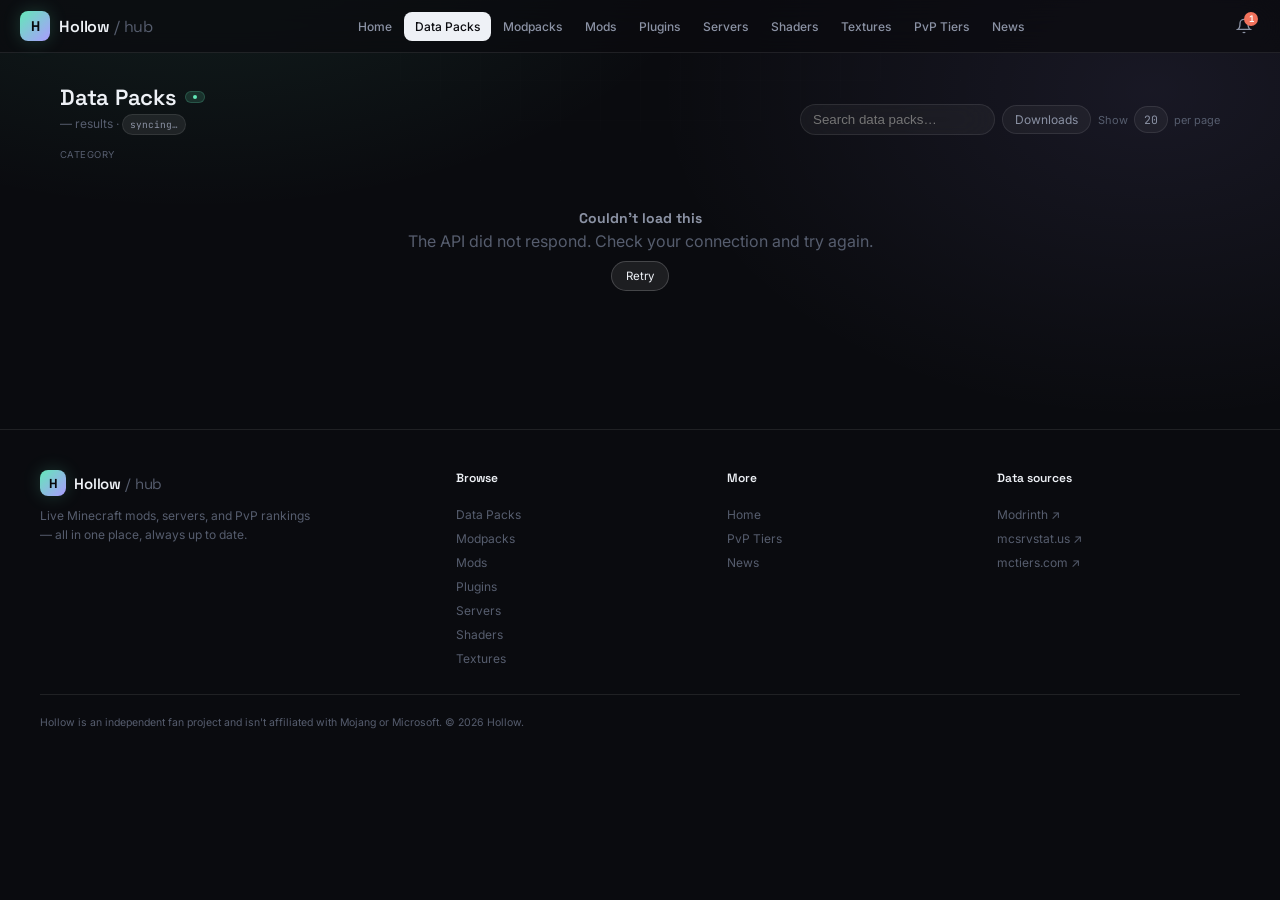
<file: datapacks.html>
<!DOCTYPE html>
<html lang="en">
<head>
<meta charset="UTF-8">
<meta name="viewport" content="width=device-width, initial-scale=1.0, maximum-scale=5.0">
<title>Data Packs — Hollow</title>
<link rel="icon" href="assets/icons/favicon.svg" type="image/svg+xml">
<link rel="icon" href="assets/icons/favicon-32.png" sizes="32x32" type="image/png">
<link rel="icon" href="favicon.ico" sizes="48x48">
<link rel="apple-touch-icon" href="assets/icons/favicon-180.png">
<meta name="description" content="Hollow — live Minecraft mods, modpacks, data packs, plugins, textures, shaders, server status, PvP tiers and news.">
<link rel="preconnect" href="https://fonts.googleapis.com">
<link href="https://fonts.googleapis.com/css2?family=Space+Grotesk:wght@400;500;600;700&family=Inter:wght@400;500;600;700&family=JetBrains+Mono:wght@400;500;600&display=swap" rel="stylesheet">
<link rel="stylesheet" href="assets/style.css">
</head>
<body>
<div class="bg-net"></div>
<header>
  <button class="mobile-menu-btn" id="mobile-menu-btn" onclick="toggleMobileDrawer()" aria-label="Open menu"><svg width="18" height="18" viewBox="0 0 24 24" fill="none" stroke="currentColor" stroke-width="2" stroke-linecap="round"><path d="M3 6h18M3 12h18M3 18h18"/></svg></button>
  <a class="brand" href="home.html" style="display:flex;text-decoration:none"><div class="brand-mark">H</div><div class="brand-name">Hollow <span>/ hub</span></div></a>
  <nav class="primary" id="main-nav">
    <a href="home.html">Home</a>
    <a href="datapacks.html">Data Packs</a>
    <a href="modpacks.html">Modpacks</a>
    <a href="mods.html">Mods</a>
    <a href="plugins.html">Plugins</a>
    <a href="servers.html">Servers</a>
    <a href="shaders.html">Shaders</a>
    <a href="textures.html">Textures</a>
    <a href="tiers.html">PvP Tiers</a>
    <a href="news.html">News</a>
  </nav>
  <div class="header-right">
    
    <div class="notif-wrap">
      <button class="notif-btn" id="notif-btn" onclick="toggleNotifPanel(event)" aria-label="Notifications"><svg width="16" height="16" viewBox="0 0 24 24" fill="none" stroke="currentColor" stroke-width="2"><path d="M18 8A6 6 0 0 0 6 8c0 7-3 9-3 9h18s-3-2-3-9"/><path d="M13.73 21a2 2 0 0 1-3.46 0"/></svg><span class="notif-badge" id="notif-badge" style="display:none">0</span></button>
      <div class="notif-panel" id="notif-panel">
        <div class="notif-head"><b>Notifications</b><div class="notif-actions"><button onclick="markAllReadNotifs()">Mark all read</button><button onclick="clearAllNotifs()">Clear</button></div></div>
        <div class="notif-list" id="notif-list"></div>
      </div>
    </div>
  </div>
</header>

<div class="mobile-drawer-overlay" id="mobile-drawer-overlay" onclick="closeMobileDrawer()"></div>
<div class="mobile-drawer" id="mobile-drawer" aria-hidden="true">
  <div class="mobile-drawer-head"><span>Browse</span><button onclick="closeMobileDrawer()" aria-label="Close menu">✕</button></div>
  <nav class="mobile-drawer-nav" id="mobile-drawer-nav"></nav>
</div>

<section class="section" style="padding-top:30px">
  <div class="section-head">
    <div>
      <div class="section-title">Data Packs <span class="live-badge"><span class="dot-pulse" style="width:4px;height:4px"></span></span></div>
      <div class="section-desc"><span id="datapacks-count">—</span> results &middot; <span class="sync-badge" id="datapacks-sync">syncing…</span></div>
    </div>
    <div class="toolbar">
      <input class="inline-search glass" id="datapacks-search" placeholder="Search data packs…" autocomplete="off">
      <select class="sortsel" id="datapacks-sort">
        <option value="downloads">Downloads</option>
        <option value="relevance">Relevance</option>
        <option value="follows">Follows</option>
        <option value="newest">Newest</option>
        <option value="updated">Updated</option>
      </select>
      <div class="pagesize-ctl" id="datapacks-pagesize"></div>
    </div>
  </div>
  
  <div class="filter-row" id="datapacks-filters"><span class="label">Category</span></div>
  
  <div class="grid" id="datapacks-grid"></div>
  <div class="pagination-wrap" id="datapacks-pagination"></div>
</section>
<footer>
  <div class="foot-grid">
    <div class="foot-brand">
      <div style="display:flex;align-items:center;gap:8px;margin-bottom:10px"><div class="brand-mark" style="width:26px;height:26px;font-size:13px">H</div><div class="brand-name" style="font-size:15px">Hollow <span>/ hub</span></div></div>
      <p>Live Minecraft mods, servers, and PvP rankings — all in one place, always up to date.</p>
    </div>
    <div class="foot-col">
      <div class="foot-col-title">Browse</div>
      <a href="datapacks.html">Data Packs</a>
      <a href="modpacks.html">Modpacks</a>
      <a href="mods.html">Mods</a>
      <a href="plugins.html">Plugins</a>
      <a href="servers.html">Servers</a>
      <a href="shaders.html">Shaders</a>
      <a href="textures.html">Textures</a>
    </div>
    <div class="foot-col">
      <div class="foot-col-title">More</div>
      <a href="home.html">Home</a>
      <a href="tiers.html">PvP Tiers</a>
      <a href="news.html">News</a>
    </div>
    <div class="foot-col">
      <div class="foot-col-title">Data sources</div>
      <a href="https://modrinth.com" target="_blank" rel="noopener">Modrinth ↗</a>
      <a href="https://mcsrvstat.us" target="_blank" rel="noopener">mcsrvstat.us ↗</a>
      <a href="https://mctiers.com" target="_blank" rel="noopener">mctiers.com ↗</a>
    </div>
  </div>
  <div class="foot-bottom">
    <div class="foot-text">Hollow is an independent fan project and isn't affiliated with Mojang or Microsoft. &copy; <span id="foot-year"></span> Hollow.</div>
  </div>
</footer>
<div id="toast-wrap"></div>
<div class="modal-overlay" id="modal-overlay"><div class="modal glass"><button class="modal-close" onclick="closeModal()">✕</button><div class="modal-body-pad" id="modal-body"></div></div></div>


<script src="assets/core.js"></script>
<script src="assets/project.js"></script>
<script src="assets/listing.js"></script>
<script>
const params = new URLSearchParams(location.search);
if(params.get('q')) document.getElementById('datapacks-search').value = params.get('q');
initListing({type:'datapacks', pt:'datapack', hasResolution:false, label:'data packs'});
</script>
</body>
</html>
</file>
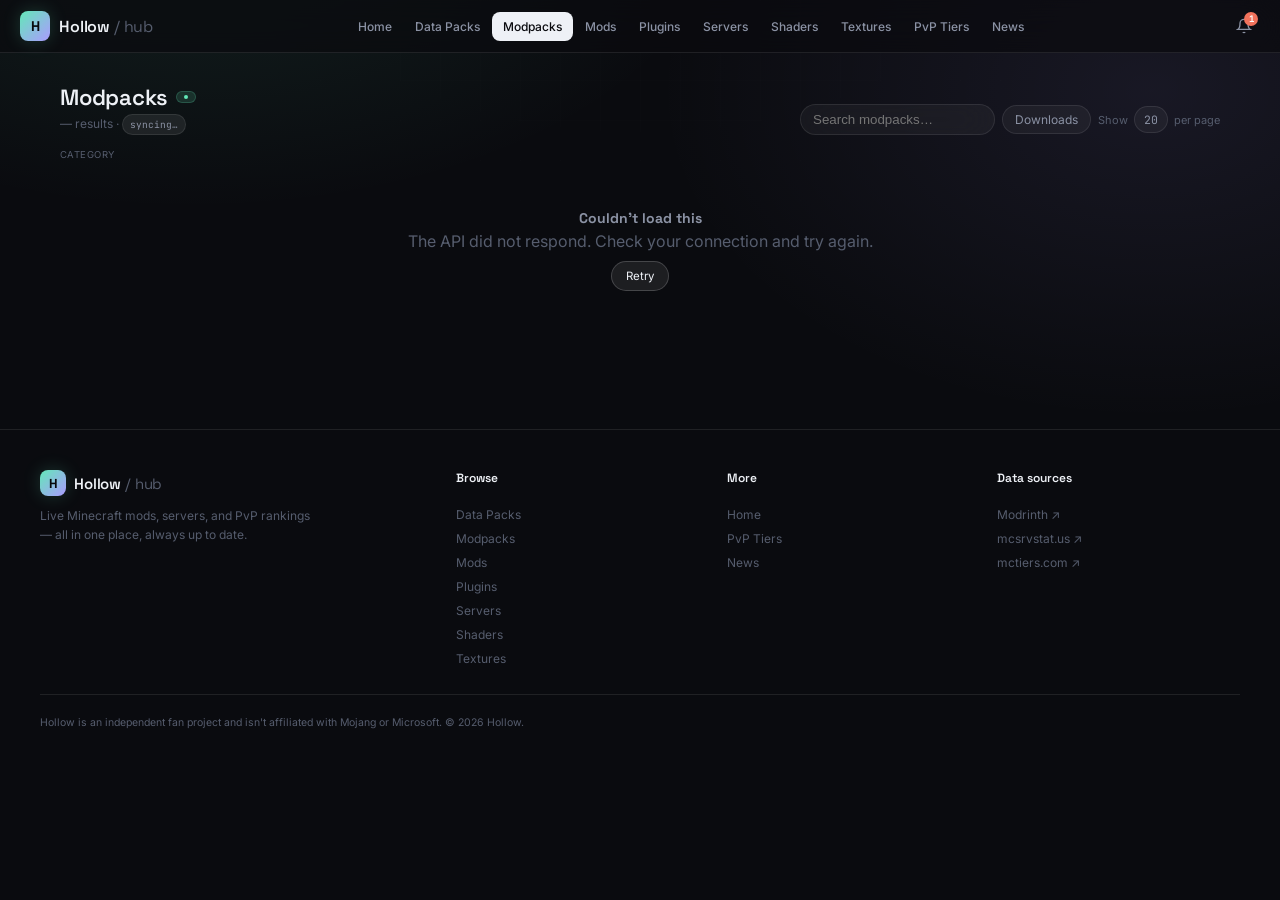
<file: modpacks.html>
<!DOCTYPE html>
<html lang="en">
<head>
<meta charset="UTF-8">
<meta name="viewport" content="width=device-width, initial-scale=1.0, maximum-scale=5.0">
<title>Modpacks — Hollow</title>
<link rel="icon" href="assets/icons/favicon.svg" type="image/svg+xml">
<link rel="icon" href="assets/icons/favicon-32.png" sizes="32x32" type="image/png">
<link rel="icon" href="favicon.ico" sizes="48x48">
<link rel="apple-touch-icon" href="assets/icons/favicon-180.png">
<meta name="description" content="Hollow — live Minecraft mods, modpacks, data packs, plugins, textures, shaders, server status, PvP tiers and news.">
<link rel="preconnect" href="https://fonts.googleapis.com">
<link href="https://fonts.googleapis.com/css2?family=Space+Grotesk:wght@400;500;600;700&family=Inter:wght@400;500;600;700&family=JetBrains+Mono:wght@400;500;600&display=swap" rel="stylesheet">
<link rel="stylesheet" href="assets/style.css">
</head>
<body>
<div class="bg-net"></div>
<header>
  <button class="mobile-menu-btn" id="mobile-menu-btn" onclick="toggleMobileDrawer()" aria-label="Open menu"><svg width="18" height="18" viewBox="0 0 24 24" fill="none" stroke="currentColor" stroke-width="2" stroke-linecap="round"><path d="M3 6h18M3 12h18M3 18h18"/></svg></button>
  <a class="brand" href="home.html" style="display:flex;text-decoration:none"><div class="brand-mark">H</div><div class="brand-name">Hollow <span>/ hub</span></div></a>
  <nav class="primary" id="main-nav">
    <a href="home.html">Home</a>
    <a href="datapacks.html">Data Packs</a>
    <a href="modpacks.html">Modpacks</a>
    <a href="mods.html">Mods</a>
    <a href="plugins.html">Plugins</a>
    <a href="servers.html">Servers</a>
    <a href="shaders.html">Shaders</a>
    <a href="textures.html">Textures</a>
    <a href="tiers.html">PvP Tiers</a>
    <a href="news.html">News</a>
  </nav>
  <div class="header-right">
    
    <div class="notif-wrap">
      <button class="notif-btn" id="notif-btn" onclick="toggleNotifPanel(event)" aria-label="Notifications"><svg width="16" height="16" viewBox="0 0 24 24" fill="none" stroke="currentColor" stroke-width="2"><path d="M18 8A6 6 0 0 0 6 8c0 7-3 9-3 9h18s-3-2-3-9"/><path d="M13.73 21a2 2 0 0 1-3.46 0"/></svg><span class="notif-badge" id="notif-badge" style="display:none">0</span></button>
      <div class="notif-panel" id="notif-panel">
        <div class="notif-head"><b>Notifications</b><div class="notif-actions"><button onclick="markAllReadNotifs()">Mark all read</button><button onclick="clearAllNotifs()">Clear</button></div></div>
        <div class="notif-list" id="notif-list"></div>
      </div>
    </div>
  </div>
</header>

<div class="mobile-drawer-overlay" id="mobile-drawer-overlay" onclick="closeMobileDrawer()"></div>
<div class="mobile-drawer" id="mobile-drawer" aria-hidden="true">
  <div class="mobile-drawer-head"><span>Browse</span><button onclick="closeMobileDrawer()" aria-label="Close menu">✕</button></div>
  <nav class="mobile-drawer-nav" id="mobile-drawer-nav"></nav>
</div>

<section class="section" style="padding-top:30px">
  <div class="section-head">
    <div>
      <div class="section-title">Modpacks <span class="live-badge"><span class="dot-pulse" style="width:4px;height:4px"></span></span></div>
      <div class="section-desc"><span id="modpacks-count">—</span> results &middot; <span class="sync-badge" id="modpacks-sync">syncing…</span></div>
    </div>
    <div class="toolbar">
      <input class="inline-search glass" id="modpacks-search" placeholder="Search modpacks…" autocomplete="off">
      <select class="sortsel" id="modpacks-sort">
        <option value="downloads">Downloads</option>
        <option value="relevance">Relevance</option>
        <option value="follows">Follows</option>
        <option value="newest">Newest</option>
        <option value="updated">Updated</option>
      </select>
      <div class="pagesize-ctl" id="modpacks-pagesize"></div>
    </div>
  </div>
  
  <div class="filter-row" id="modpacks-filters"><span class="label">Category</span></div>
  
  <div class="grid" id="modpacks-grid"></div>
  <div class="pagination-wrap" id="modpacks-pagination"></div>
</section>
<footer>
  <div class="foot-grid">
    <div class="foot-brand">
      <div style="display:flex;align-items:center;gap:8px;margin-bottom:10px"><div class="brand-mark" style="width:26px;height:26px;font-size:13px">H</div><div class="brand-name" style="font-size:15px">Hollow <span>/ hub</span></div></div>
      <p>Live Minecraft mods, servers, and PvP rankings — all in one place, always up to date.</p>
    </div>
    <div class="foot-col">
      <div class="foot-col-title">Browse</div>
      <a href="datapacks.html">Data Packs</a>
      <a href="modpacks.html">Modpacks</a>
      <a href="mods.html">Mods</a>
      <a href="plugins.html">Plugins</a>
      <a href="servers.html">Servers</a>
      <a href="shaders.html">Shaders</a>
      <a href="textures.html">Textures</a>
    </div>
    <div class="foot-col">
      <div class="foot-col-title">More</div>
      <a href="home.html">Home</a>
      <a href="tiers.html">PvP Tiers</a>
      <a href="news.html">News</a>
    </div>
    <div class="foot-col">
      <div class="foot-col-title">Data sources</div>
      <a href="https://modrinth.com" target="_blank" rel="noopener">Modrinth ↗</a>
      <a href="https://mcsrvstat.us" target="_blank" rel="noopener">mcsrvstat.us ↗</a>
      <a href="https://mctiers.com" target="_blank" rel="noopener">mctiers.com ↗</a>
    </div>
  </div>
  <div class="foot-bottom">
    <div class="foot-text">Hollow is an independent fan project and isn't affiliated with Mojang or Microsoft. &copy; <span id="foot-year"></span> Hollow.</div>
  </div>
</footer>
<div id="toast-wrap"></div>
<div class="modal-overlay" id="modal-overlay"><div class="modal glass"><button class="modal-close" onclick="closeModal()">✕</button><div class="modal-body-pad" id="modal-body"></div></div></div>


<script src="assets/core.js"></script>
<script src="assets/project.js"></script>
<script src="assets/listing.js"></script>
<script>
const params = new URLSearchParams(location.search);
if(params.get('q')) document.getElementById('modpacks-search').value = params.get('q');
initListing({type:'modpacks', pt:'modpack', hasResolution:false, label:'modpacks'});
</script>
</body>
</html>
</file>
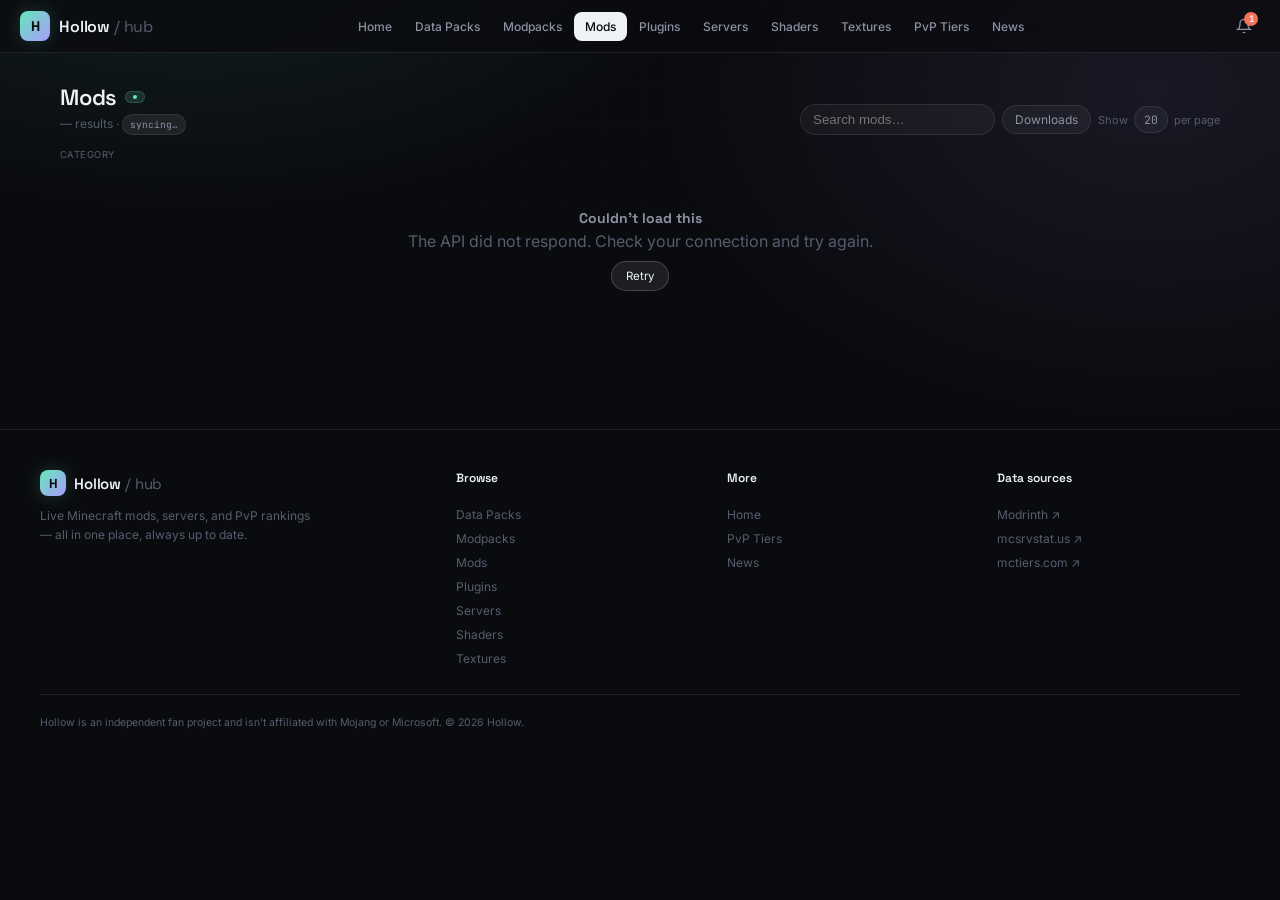
<file: mods.html>
<!DOCTYPE html>
<html lang="en">
<head>
<meta charset="UTF-8">
<meta name="viewport" content="width=device-width, initial-scale=1.0, maximum-scale=5.0">
<title>Mods — Hollow</title>
<link rel="icon" href="assets/icons/favicon.svg" type="image/svg+xml">
<link rel="icon" href="assets/icons/favicon-32.png" sizes="32x32" type="image/png">
<link rel="icon" href="favicon.ico" sizes="48x48">
<link rel="apple-touch-icon" href="assets/icons/favicon-180.png">
<meta name="description" content="Hollow — live Minecraft mods, modpacks, data packs, plugins, textures, shaders, server status, PvP tiers and news.">
<link rel="preconnect" href="https://fonts.googleapis.com">
<link href="https://fonts.googleapis.com/css2?family=Space+Grotesk:wght@400;500;600;700&family=Inter:wght@400;500;600;700&family=JetBrains+Mono:wght@400;500;600&display=swap" rel="stylesheet">
<link rel="stylesheet" href="assets/style.css">
</head>
<body>
<div class="bg-net"></div>
<header>
  <button class="mobile-menu-btn" id="mobile-menu-btn" onclick="toggleMobileDrawer()" aria-label="Open menu"><svg width="18" height="18" viewBox="0 0 24 24" fill="none" stroke="currentColor" stroke-width="2" stroke-linecap="round"><path d="M3 6h18M3 12h18M3 18h18"/></svg></button>
  <a class="brand" href="home.html" style="display:flex;text-decoration:none"><div class="brand-mark">H</div><div class="brand-name">Hollow <span>/ hub</span></div></a>
  <nav class="primary" id="main-nav">
    <a href="home.html">Home</a>
    <a href="datapacks.html">Data Packs</a>
    <a href="modpacks.html">Modpacks</a>
    <a href="mods.html">Mods</a>
    <a href="plugins.html">Plugins</a>
    <a href="servers.html">Servers</a>
    <a href="shaders.html">Shaders</a>
    <a href="textures.html">Textures</a>
    <a href="tiers.html">PvP Tiers</a>
    <a href="news.html">News</a>
  </nav>
  <div class="header-right">
    
    <div class="notif-wrap">
      <button class="notif-btn" id="notif-btn" onclick="toggleNotifPanel(event)" aria-label="Notifications"><svg width="16" height="16" viewBox="0 0 24 24" fill="none" stroke="currentColor" stroke-width="2"><path d="M18 8A6 6 0 0 0 6 8c0 7-3 9-3 9h18s-3-2-3-9"/><path d="M13.73 21a2 2 0 0 1-3.46 0"/></svg><span class="notif-badge" id="notif-badge" style="display:none">0</span></button>
      <div class="notif-panel" id="notif-panel">
        <div class="notif-head"><b>Notifications</b><div class="notif-actions"><button onclick="markAllReadNotifs()">Mark all read</button><button onclick="clearAllNotifs()">Clear</button></div></div>
        <div class="notif-list" id="notif-list"></div>
      </div>
    </div>
  </div>
</header>

<div class="mobile-drawer-overlay" id="mobile-drawer-overlay" onclick="closeMobileDrawer()"></div>
<div class="mobile-drawer" id="mobile-drawer" aria-hidden="true">
  <div class="mobile-drawer-head"><span>Browse</span><button onclick="closeMobileDrawer()" aria-label="Close menu">✕</button></div>
  <nav class="mobile-drawer-nav" id="mobile-drawer-nav"></nav>
</div>

<section class="section" style="padding-top:30px">
  <div class="section-head">
    <div>
      <div class="section-title">Mods <span class="live-badge"><span class="dot-pulse" style="width:4px;height:4px"></span></span></div>
      <div class="section-desc"><span id="mods-count">—</span> results &middot; <span class="sync-badge" id="mods-sync">syncing…</span></div>
    </div>
    <div class="toolbar">
      <input class="inline-search glass" id="mods-search" placeholder="Search mods…" autocomplete="off">
      <select class="sortsel" id="mods-sort">
        <option value="downloads">Downloads</option>
        <option value="relevance">Relevance</option>
        <option value="follows">Follows</option>
        <option value="newest">Newest</option>
        <option value="updated">Updated</option>
      </select>
      <div class="pagesize-ctl" id="mods-pagesize"></div>
    </div>
  </div>
  
  <div class="filter-row" id="mods-filters"><span class="label">Category</span></div>
  
  <div class="grid" id="mods-grid"></div>
  <div class="pagination-wrap" id="mods-pagination"></div>
</section>
<footer>
  <div class="foot-grid">
    <div class="foot-brand">
      <div style="display:flex;align-items:center;gap:8px;margin-bottom:10px"><div class="brand-mark" style="width:26px;height:26px;font-size:13px">H</div><div class="brand-name" style="font-size:15px">Hollow <span>/ hub</span></div></div>
      <p>Live Minecraft mods, servers, and PvP rankings — all in one place, always up to date.</p>
    </div>
    <div class="foot-col">
      <div class="foot-col-title">Browse</div>
      <a href="datapacks.html">Data Packs</a>
      <a href="modpacks.html">Modpacks</a>
      <a href="mods.html">Mods</a>
      <a href="plugins.html">Plugins</a>
      <a href="servers.html">Servers</a>
      <a href="shaders.html">Shaders</a>
      <a href="textures.html">Textures</a>
    </div>
    <div class="foot-col">
      <div class="foot-col-title">More</div>
      <a href="home.html">Home</a>
      <a href="tiers.html">PvP Tiers</a>
      <a href="news.html">News</a>
    </div>
    <div class="foot-col">
      <div class="foot-col-title">Data sources</div>
      <a href="https://modrinth.com" target="_blank" rel="noopener">Modrinth ↗</a>
      <a href="https://mcsrvstat.us" target="_blank" rel="noopener">mcsrvstat.us ↗</a>
      <a href="https://mctiers.com" target="_blank" rel="noopener">mctiers.com ↗</a>
    </div>
  </div>
  <div class="foot-bottom">
    <div class="foot-text">Hollow is an independent fan project and isn't affiliated with Mojang or Microsoft. &copy; <span id="foot-year"></span> Hollow.</div>
  </div>
</footer>
<div id="toast-wrap"></div>
<div class="modal-overlay" id="modal-overlay"><div class="modal glass"><button class="modal-close" onclick="closeModal()">✕</button><div class="modal-body-pad" id="modal-body"></div></div></div>


<script src="assets/core.js"></script>
<script src="assets/project.js"></script>
<script src="assets/listing.js"></script>
<script>
const params = new URLSearchParams(location.search);
if(params.get('q')) document.getElementById('mods-search').value = params.get('q');
initListing({type:'mods', pt:'mod', hasResolution:false, label:'mods'});
</script>
</body>
</html>
</file>
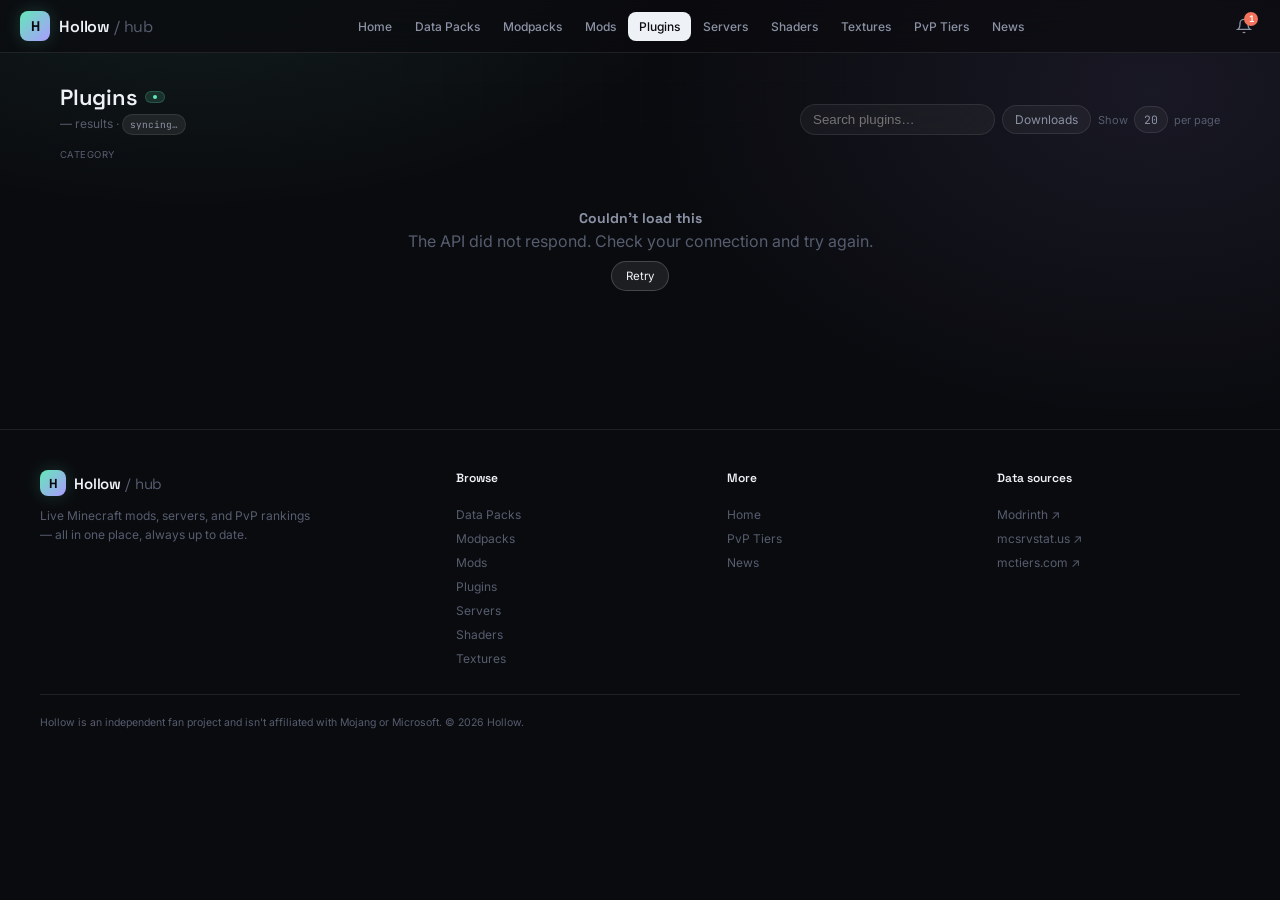
<file: plugins.html>
<!DOCTYPE html>
<html lang="en">
<head>
<meta charset="UTF-8">
<meta name="viewport" content="width=device-width, initial-scale=1.0, maximum-scale=5.0">
<title>Plugins — Hollow</title>
<link rel="icon" href="assets/icons/favicon.svg" type="image/svg+xml">
<link rel="icon" href="assets/icons/favicon-32.png" sizes="32x32" type="image/png">
<link rel="icon" href="favicon.ico" sizes="48x48">
<link rel="apple-touch-icon" href="assets/icons/favicon-180.png">
<meta name="description" content="Hollow — live Minecraft mods, modpacks, data packs, plugins, textures, shaders, server status, PvP tiers and news.">
<link rel="preconnect" href="https://fonts.googleapis.com">
<link href="https://fonts.googleapis.com/css2?family=Space+Grotesk:wght@400;500;600;700&family=Inter:wght@400;500;600;700&family=JetBrains+Mono:wght@400;500;600&display=swap" rel="stylesheet">
<link rel="stylesheet" href="assets/style.css">
</head>
<body>
<div class="bg-net"></div>
<header>
  <button class="mobile-menu-btn" id="mobile-menu-btn" onclick="toggleMobileDrawer()" aria-label="Open menu"><svg width="18" height="18" viewBox="0 0 24 24" fill="none" stroke="currentColor" stroke-width="2" stroke-linecap="round"><path d="M3 6h18M3 12h18M3 18h18"/></svg></button>
  <a class="brand" href="home.html" style="display:flex;text-decoration:none"><div class="brand-mark">H</div><div class="brand-name">Hollow <span>/ hub</span></div></a>
  <nav class="primary" id="main-nav">
    <a href="home.html">Home</a>
    <a href="datapacks.html">Data Packs</a>
    <a href="modpacks.html">Modpacks</a>
    <a href="mods.html">Mods</a>
    <a href="plugins.html">Plugins</a>
    <a href="servers.html">Servers</a>
    <a href="shaders.html">Shaders</a>
    <a href="textures.html">Textures</a>
    <a href="tiers.html">PvP Tiers</a>
    <a href="news.html">News</a>
  </nav>
  <div class="header-right">
    
    <div class="notif-wrap">
      <button class="notif-btn" id="notif-btn" onclick="toggleNotifPanel(event)" aria-label="Notifications"><svg width="16" height="16" viewBox="0 0 24 24" fill="none" stroke="currentColor" stroke-width="2"><path d="M18 8A6 6 0 0 0 6 8c0 7-3 9-3 9h18s-3-2-3-9"/><path d="M13.73 21a2 2 0 0 1-3.46 0"/></svg><span class="notif-badge" id="notif-badge" style="display:none">0</span></button>
      <div class="notif-panel" id="notif-panel">
        <div class="notif-head"><b>Notifications</b><div class="notif-actions"><button onclick="markAllReadNotifs()">Mark all read</button><button onclick="clearAllNotifs()">Clear</button></div></div>
        <div class="notif-list" id="notif-list"></div>
      </div>
    </div>
  </div>
</header>

<div class="mobile-drawer-overlay" id="mobile-drawer-overlay" onclick="closeMobileDrawer()"></div>
<div class="mobile-drawer" id="mobile-drawer" aria-hidden="true">
  <div class="mobile-drawer-head"><span>Browse</span><button onclick="closeMobileDrawer()" aria-label="Close menu">✕</button></div>
  <nav class="mobile-drawer-nav" id="mobile-drawer-nav"></nav>
</div>

<section class="section" style="padding-top:30px">
  <div class="section-head">
    <div>
      <div class="section-title">Plugins <span class="live-badge"><span class="dot-pulse" style="width:4px;height:4px"></span></span></div>
      <div class="section-desc"><span id="plugins-count">—</span> results &middot; <span class="sync-badge" id="plugins-sync">syncing…</span></div>
    </div>
    <div class="toolbar">
      <input class="inline-search glass" id="plugins-search" placeholder="Search plugins…" autocomplete="off">
      <select class="sortsel" id="plugins-sort">
        <option value="downloads">Downloads</option>
        <option value="relevance">Relevance</option>
        <option value="follows">Follows</option>
        <option value="newest">Newest</option>
        <option value="updated">Updated</option>
      </select>
      <div class="pagesize-ctl" id="plugins-pagesize"></div>
    </div>
  </div>
  
  <div class="filter-row" id="plugins-filters"><span class="label">Category</span></div>
  
  <div class="grid" id="plugins-grid"></div>
  <div class="pagination-wrap" id="plugins-pagination"></div>
</section>
<footer>
  <div class="foot-grid">
    <div class="foot-brand">
      <div style="display:flex;align-items:center;gap:8px;margin-bottom:10px"><div class="brand-mark" style="width:26px;height:26px;font-size:13px">H</div><div class="brand-name" style="font-size:15px">Hollow <span>/ hub</span></div></div>
      <p>Live Minecraft mods, servers, and PvP rankings — all in one place, always up to date.</p>
    </div>
    <div class="foot-col">
      <div class="foot-col-title">Browse</div>
      <a href="datapacks.html">Data Packs</a>
      <a href="modpacks.html">Modpacks</a>
      <a href="mods.html">Mods</a>
      <a href="plugins.html">Plugins</a>
      <a href="servers.html">Servers</a>
      <a href="shaders.html">Shaders</a>
      <a href="textures.html">Textures</a>
    </div>
    <div class="foot-col">
      <div class="foot-col-title">More</div>
      <a href="home.html">Home</a>
      <a href="tiers.html">PvP Tiers</a>
      <a href="news.html">News</a>
    </div>
    <div class="foot-col">
      <div class="foot-col-title">Data sources</div>
      <a href="https://modrinth.com" target="_blank" rel="noopener">Modrinth ↗</a>
      <a href="https://mcsrvstat.us" target="_blank" rel="noopener">mcsrvstat.us ↗</a>
      <a href="https://mctiers.com" target="_blank" rel="noopener">mctiers.com ↗</a>
    </div>
  </div>
  <div class="foot-bottom">
    <div class="foot-text">Hollow is an independent fan project and isn't affiliated with Mojang or Microsoft. &copy; <span id="foot-year"></span> Hollow.</div>
  </div>
</footer>
<div id="toast-wrap"></div>
<div class="modal-overlay" id="modal-overlay"><div class="modal glass"><button class="modal-close" onclick="closeModal()">✕</button><div class="modal-body-pad" id="modal-body"></div></div></div>


<script src="assets/core.js"></script>
<script src="assets/project.js"></script>
<script src="assets/listing.js"></script>
<script>
const params = new URLSearchParams(location.search);
if(params.get('q')) document.getElementById('plugins-search').value = params.get('q');
initListing({type:'plugins', pt:'plugin', hasResolution:false, label:'plugins'});
</script>
</body>
</html>
</file>
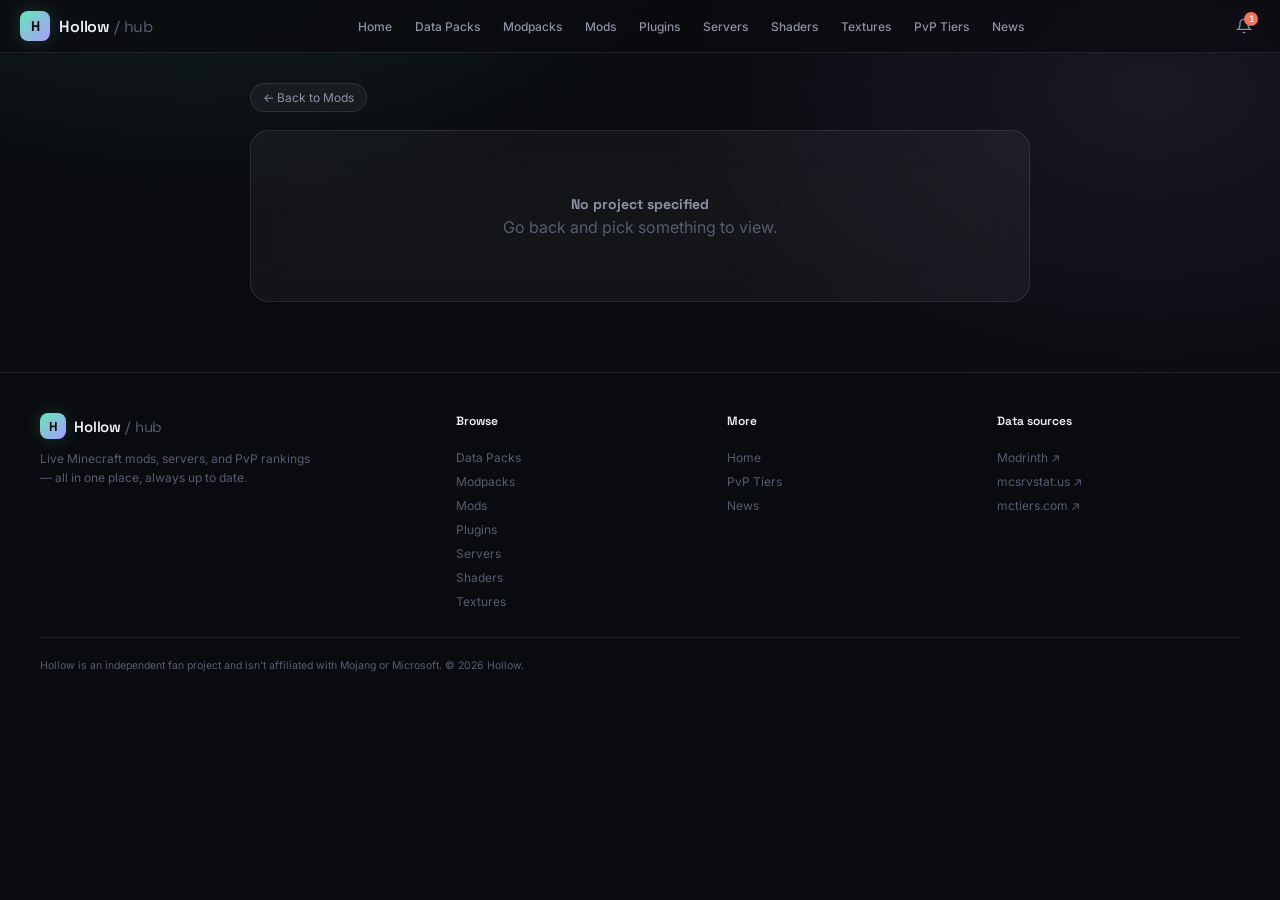
<file: project.html>
<!DOCTYPE html>
<html lang="en">
<head>
<meta charset="UTF-8">
<meta name="viewport" content="width=device-width, initial-scale=1.0, maximum-scale=5.0">
<title>Project — Hollow</title>
<link rel="icon" href="assets/icons/favicon.svg" type="image/svg+xml">
<link rel="icon" href="assets/icons/favicon-32.png" sizes="32x32" type="image/png">
<link rel="icon" href="favicon.ico" sizes="48x48">
<link rel="apple-touch-icon" href="assets/icons/favicon-180.png">
<meta name="description" content="Hollow — live Minecraft mods, modpacks, data packs, plugins, textures, shaders, server status, PvP tiers and news.">
<link rel="preconnect" href="https://fonts.googleapis.com">
<link href="https://fonts.googleapis.com/css2?family=Space+Grotesk:wght@400;500;600;700&family=Inter:wght@400;500;600;700&family=JetBrains+Mono:wght@400;500;600&display=swap" rel="stylesheet">
<link rel="stylesheet" href="assets/style.css">
</head>
<body>
<div class="bg-net"></div>
<header>
  <button class="mobile-menu-btn" id="mobile-menu-btn" onclick="toggleMobileDrawer()" aria-label="Open menu"><svg width="18" height="18" viewBox="0 0 24 24" fill="none" stroke="currentColor" stroke-width="2" stroke-linecap="round"><path d="M3 6h18M3 12h18M3 18h18"/></svg></button>
  <a class="brand" href="home.html" style="display:flex;text-decoration:none"><div class="brand-mark">H</div><div class="brand-name">Hollow <span>/ hub</span></div></a>
  <nav class="primary" id="main-nav">
    <a href="home.html">Home</a>
    <a href="datapacks.html">Data Packs</a>
    <a href="modpacks.html">Modpacks</a>
    <a href="mods.html">Mods</a>
    <a href="plugins.html">Plugins</a>
    <a href="servers.html">Servers</a>
    <a href="shaders.html">Shaders</a>
    <a href="textures.html">Textures</a>
    <a href="tiers.html">PvP Tiers</a>
    <a href="news.html">News</a>
  </nav>
  <div class="header-right">
    
    <div class="notif-wrap">
      <button class="notif-btn" id="notif-btn" onclick="toggleNotifPanel(event)" aria-label="Notifications"><svg width="16" height="16" viewBox="0 0 24 24" fill="none" stroke="currentColor" stroke-width="2"><path d="M18 8A6 6 0 0 0 6 8c0 7-3 9-3 9h18s-3-2-3-9"/><path d="M13.73 21a2 2 0 0 1-3.46 0"/></svg><span class="notif-badge" id="notif-badge" style="display:none">0</span></button>
      <div class="notif-panel" id="notif-panel">
        <div class="notif-head"><b>Notifications</b><div class="notif-actions"><button onclick="markAllReadNotifs()">Mark all read</button><button onclick="clearAllNotifs()">Clear</button></div></div>
        <div class="notif-list" id="notif-list"></div>
      </div>
    </div>
  </div>
</header>

<div class="mobile-drawer-overlay" id="mobile-drawer-overlay" onclick="closeMobileDrawer()"></div>
<div class="mobile-drawer" id="mobile-drawer" aria-hidden="true">
  <div class="mobile-drawer-head"><span>Browse</span><button onclick="closeMobileDrawer()" aria-label="Close menu">✕</button></div>
  <nav class="mobile-drawer-nav" id="mobile-drawer-nav"></nav>
</div>

<section class="section" style="padding-top:30px;max-width:820px">
  <a id="back-link" href="mods.html" class="chip" style="display:inline-flex;margin-bottom:18px">&larr; Back</a>
  <div id="project-root" class="glass" style="border-radius:var(--radius);padding:24px"></div>
</section>
<footer>
  <div class="foot-grid">
    <div class="foot-brand">
      <div style="display:flex;align-items:center;gap:8px;margin-bottom:10px"><div class="brand-mark" style="width:26px;height:26px;font-size:13px">H</div><div class="brand-name" style="font-size:15px">Hollow <span>/ hub</span></div></div>
      <p>Live Minecraft mods, servers, and PvP rankings — all in one place, always up to date.</p>
    </div>
    <div class="foot-col">
      <div class="foot-col-title">Browse</div>
      <a href="datapacks.html">Data Packs</a>
      <a href="modpacks.html">Modpacks</a>
      <a href="mods.html">Mods</a>
      <a href="plugins.html">Plugins</a>
      <a href="servers.html">Servers</a>
      <a href="shaders.html">Shaders</a>
      <a href="textures.html">Textures</a>
    </div>
    <div class="foot-col">
      <div class="foot-col-title">More</div>
      <a href="home.html">Home</a>
      <a href="tiers.html">PvP Tiers</a>
      <a href="news.html">News</a>
    </div>
    <div class="foot-col">
      <div class="foot-col-title">Data sources</div>
      <a href="https://modrinth.com" target="_blank" rel="noopener">Modrinth ↗</a>
      <a href="https://mcsrvstat.us" target="_blank" rel="noopener">mcsrvstat.us ↗</a>
      <a href="https://mctiers.com" target="_blank" rel="noopener">mctiers.com ↗</a>
    </div>
  </div>
  <div class="foot-bottom">
    <div class="foot-text">Hollow is an independent fan project and isn't affiliated with Mojang or Microsoft. &copy; <span id="foot-year"></span> Hollow.</div>
  </div>
</footer>
<div id="toast-wrap"></div>

<script src="assets/core.js"></script>
<script src="assets/project.js"></script>
</body>
</html>
</file>
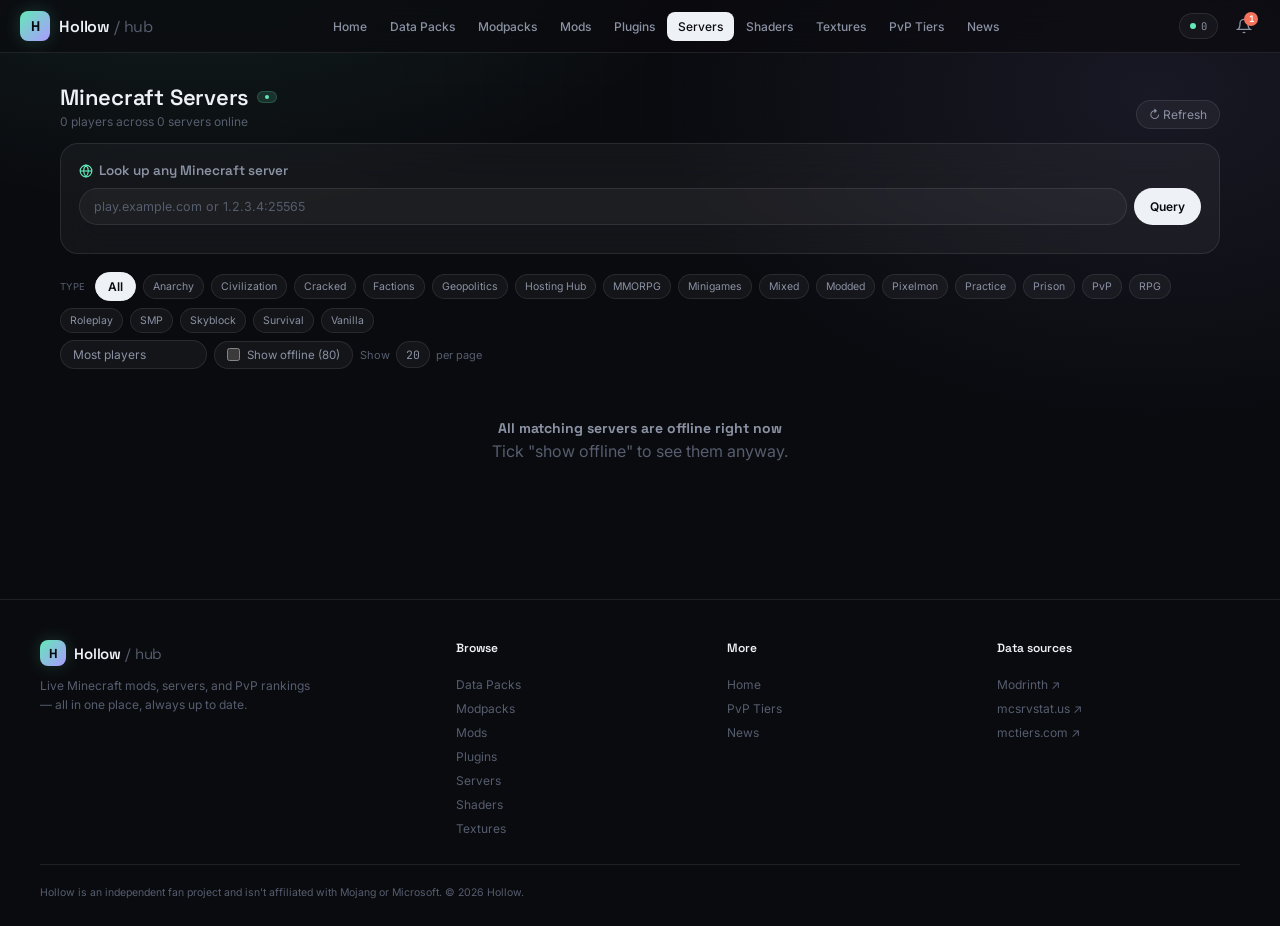
<file: servers.html>
<!DOCTYPE html>
<html lang="en">
<head>
<meta charset="UTF-8">
<meta name="viewport" content="width=device-width, initial-scale=1.0, maximum-scale=5.0">
<title>Servers — Hollow</title>
<link rel="icon" href="assets/icons/favicon.svg" type="image/svg+xml">
<link rel="icon" href="assets/icons/favicon-32.png" sizes="32x32" type="image/png">
<link rel="icon" href="favicon.ico" sizes="48x48">
<link rel="apple-touch-icon" href="assets/icons/favicon-180.png">
<meta name="description" content="Hollow — live Minecraft mods, modpacks, data packs, plugins, textures, shaders, server status, PvP tiers and news.">
<link rel="preconnect" href="https://fonts.googleapis.com">
<link href="https://fonts.googleapis.com/css2?family=Space+Grotesk:wght@400;500;600;700&family=Inter:wght@400;500;600;700&family=JetBrains+Mono:wght@400;500;600&display=swap" rel="stylesheet">
<link rel="stylesheet" href="assets/style.css">
</head>
<body>
<div class="bg-net"></div>
<header>
  <button class="mobile-menu-btn" id="mobile-menu-btn" onclick="toggleMobileDrawer()" aria-label="Open menu"><svg width="18" height="18" viewBox="0 0 24 24" fill="none" stroke="currentColor" stroke-width="2" stroke-linecap="round"><path d="M3 6h18M3 12h18M3 18h18"/></svg></button>
  <a class="brand" href="home.html" style="display:flex;text-decoration:none"><div class="brand-mark">H</div><div class="brand-name">Hollow <span>/ hub</span></div></a>
  <nav class="primary" id="main-nav">
    <a href="home.html">Home</a>
    <a href="datapacks.html">Data Packs</a>
    <a href="modpacks.html">Modpacks</a>
    <a href="mods.html">Mods</a>
    <a href="plugins.html">Plugins</a>
    <a href="servers.html">Servers</a>
    <a href="shaders.html">Shaders</a>
    <a href="textures.html">Textures</a>
    <a href="tiers.html">PvP Tiers</a>
    <a href="news.html">News</a>
  </nav>
  <div class="header-right">
    <div class="live-chip glass"><span class="dot-pulse" id="nav-dot"></span><span id="nav-live-count" class="mono">—</span></div>
    <div class="notif-wrap">
      <button class="notif-btn" id="notif-btn" onclick="toggleNotifPanel(event)" aria-label="Notifications"><svg width="16" height="16" viewBox="0 0 24 24" fill="none" stroke="currentColor" stroke-width="2"><path d="M18 8A6 6 0 0 0 6 8c0 7-3 9-3 9h18s-3-2-3-9"/><path d="M13.73 21a2 2 0 0 1-3.46 0"/></svg><span class="notif-badge" id="notif-badge" style="display:none">0</span></button>
      <div class="notif-panel" id="notif-panel">
        <div class="notif-head"><b>Notifications</b><div class="notif-actions"><button onclick="markAllReadNotifs()">Mark all read</button><button onclick="clearAllNotifs()">Clear</button></div></div>
        <div class="notif-list" id="notif-list"></div>
      </div>
    </div>
  </div>
</header>

<div class="mobile-drawer-overlay" id="mobile-drawer-overlay" onclick="closeMobileDrawer()"></div>
<div class="mobile-drawer" id="mobile-drawer" aria-hidden="true">
  <div class="mobile-drawer-head"><span>Browse</span><button onclick="closeMobileDrawer()" aria-label="Close menu">✕</button></div>
  <nav class="mobile-drawer-nav" id="mobile-drawer-nav"></nav>
</div>

<section class="section" style="padding-top:30px">
  <div class="section-head"><div><div class="section-title">Minecraft Servers <span class="live-badge"><span class="dot-pulse" style="width:4px;height:4px"></span></span></div><div class="section-desc"><span id="servers-online-total">—</span> players across <span id="servers-count">—</span> servers online</div></div><div class="toolbar"><button class="chip" id="refresh-btn" onclick="refreshServers()">&#8635; Refresh</button></div></div>
  <div class="custom-server-box glass"><div class="csb-head"><svg width="14" height="14" viewBox="0 0 24 24" fill="none" stroke="currentColor" stroke-width="2"><circle cx="12" cy="12" r="10"/><line x1="2" y1="12" x2="22" y2="12"/><path d="M12 2a15.3 15.3 0 0 1 4 10 15.3 15.3 0 0 1-4 10 15.3 15.3 0 0 1-4-10 15.3 15.3 0 0 1 4-10z"/></svg> Look up any Minecraft server</div><div class="csb-row"><input type="text" id="custom-ip" placeholder="play.example.com or 1.2.3.4:25565" onkeydown="if(event.key==='Enter')queryCustom()"><button onclick="queryCustom()">Query</button></div><div class="csb-result" id="custom-result"></div></div>
  <div class="toolbar" style="margin-bottom:10px;justify-content:space-between">
    <div class="filter-row" id="server-type-filters" style="margin-bottom:0"><span class="label">Type</span></div>
    <div class="toolbar">
      <select class="sortsel" onchange="setSrvSort(this.value)">
        <option value="players_desc">Most players</option>
        <option value="players_asc">Fewest players</option>
        <option value="popular">Popular (100+ online)</option>
        <option value="name_asc">Name A–Z</option>
        <option value="name_desc">Name Z–A</option>
        <option value="recently_synced">Recently synced</option>
      </select>
      <label class="offline-toggle"><input type="checkbox" onchange="toggleShowOffline(this)"><span id="offline-toggle-label">Show offline (0)</span></label>
      <div class="pagesize-ctl" id="servers-pagesize"></div>
    </div>
  </div>
  <div class="servers-grid" id="servers-grid"></div>
  <div class="pagination-wrap" id="servers-pagination"></div>
</section>
<footer>
  <div class="foot-grid">
    <div class="foot-brand">
      <div style="display:flex;align-items:center;gap:8px;margin-bottom:10px"><div class="brand-mark" style="width:26px;height:26px;font-size:13px">H</div><div class="brand-name" style="font-size:15px">Hollow <span>/ hub</span></div></div>
      <p>Live Minecraft mods, servers, and PvP rankings — all in one place, always up to date.</p>
    </div>
    <div class="foot-col">
      <div class="foot-col-title">Browse</div>
      <a href="datapacks.html">Data Packs</a>
      <a href="modpacks.html">Modpacks</a>
      <a href="mods.html">Mods</a>
      <a href="plugins.html">Plugins</a>
      <a href="servers.html">Servers</a>
      <a href="shaders.html">Shaders</a>
      <a href="textures.html">Textures</a>
    </div>
    <div class="foot-col">
      <div class="foot-col-title">More</div>
      <a href="home.html">Home</a>
      <a href="tiers.html">PvP Tiers</a>
      <a href="news.html">News</a>
    </div>
    <div class="foot-col">
      <div class="foot-col-title">Data sources</div>
      <a href="https://modrinth.com" target="_blank" rel="noopener">Modrinth ↗</a>
      <a href="https://mcsrvstat.us" target="_blank" rel="noopener">mcsrvstat.us ↗</a>
      <a href="https://mctiers.com" target="_blank" rel="noopener">mctiers.com ↗</a>
    </div>
  </div>
  <div class="foot-bottom">
    <div class="foot-text">Hollow is an independent fan project and isn't affiliated with Mojang or Microsoft. &copy; <span id="foot-year"></span> Hollow.</div>
  </div>
</footer>
<div id="toast-wrap"></div>
<div class="modal-overlay" id="modal-overlay"><div class="modal glass"><button class="modal-close" onclick="closeModal()">✕</button><div class="modal-body-pad" id="modal-body"></div></div></div>

<script src="assets/core.js"></script>
<script src="assets/servers.js"></script>
<script>
initPageSizeControl('servers-pagesize', ()=>loadServersPage(1));
loadServerCache();
loadServersPage(1);
function fullSyncAndRefresh(){ syncAllServers(false).then(()=>{ updateStats(); loadServersPage(srvPage); }); }
fullSyncAndRefresh();
setInterval(fullSyncAndRefresh, 60000);
</script>
</body>
</html>
</file>
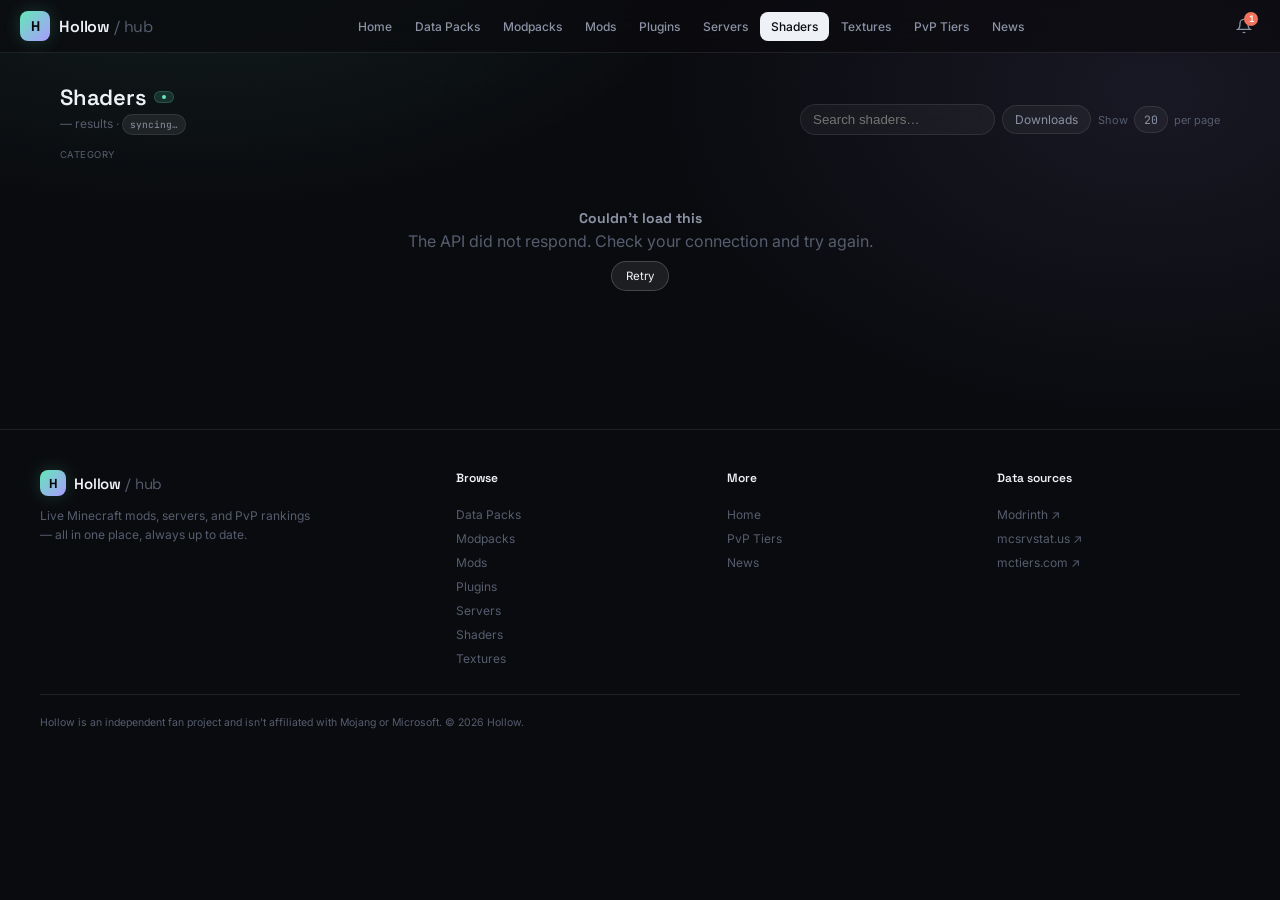
<file: shaders.html>
<!DOCTYPE html>
<html lang="en">
<head>
<meta charset="UTF-8">
<meta name="viewport" content="width=device-width, initial-scale=1.0, maximum-scale=5.0">
<title>Shaders — Hollow</title>
<link rel="icon" href="assets/icons/favicon.svg" type="image/svg+xml">
<link rel="icon" href="assets/icons/favicon-32.png" sizes="32x32" type="image/png">
<link rel="icon" href="favicon.ico" sizes="48x48">
<link rel="apple-touch-icon" href="assets/icons/favicon-180.png">
<meta name="description" content="Hollow — live Minecraft mods, modpacks, data packs, plugins, textures, shaders, server status, PvP tiers and news.">
<link rel="preconnect" href="https://fonts.googleapis.com">
<link href="https://fonts.googleapis.com/css2?family=Space+Grotesk:wght@400;500;600;700&family=Inter:wght@400;500;600;700&family=JetBrains+Mono:wght@400;500;600&display=swap" rel="stylesheet">
<link rel="stylesheet" href="assets/style.css">
</head>
<body>
<div class="bg-net"></div>
<header>
  <button class="mobile-menu-btn" id="mobile-menu-btn" onclick="toggleMobileDrawer()" aria-label="Open menu"><svg width="18" height="18" viewBox="0 0 24 24" fill="none" stroke="currentColor" stroke-width="2" stroke-linecap="round"><path d="M3 6h18M3 12h18M3 18h18"/></svg></button>
  <a class="brand" href="home.html" style="display:flex;text-decoration:none"><div class="brand-mark">H</div><div class="brand-name">Hollow <span>/ hub</span></div></a>
  <nav class="primary" id="main-nav">
    <a href="home.html">Home</a>
    <a href="datapacks.html">Data Packs</a>
    <a href="modpacks.html">Modpacks</a>
    <a href="mods.html">Mods</a>
    <a href="plugins.html">Plugins</a>
    <a href="servers.html">Servers</a>
    <a href="shaders.html">Shaders</a>
    <a href="textures.html">Textures</a>
    <a href="tiers.html">PvP Tiers</a>
    <a href="news.html">News</a>
  </nav>
  <div class="header-right">
    
    <div class="notif-wrap">
      <button class="notif-btn" id="notif-btn" onclick="toggleNotifPanel(event)" aria-label="Notifications"><svg width="16" height="16" viewBox="0 0 24 24" fill="none" stroke="currentColor" stroke-width="2"><path d="M18 8A6 6 0 0 0 6 8c0 7-3 9-3 9h18s-3-2-3-9"/><path d="M13.73 21a2 2 0 0 1-3.46 0"/></svg><span class="notif-badge" id="notif-badge" style="display:none">0</span></button>
      <div class="notif-panel" id="notif-panel">
        <div class="notif-head"><b>Notifications</b><div class="notif-actions"><button onclick="markAllReadNotifs()">Mark all read</button><button onclick="clearAllNotifs()">Clear</button></div></div>
        <div class="notif-list" id="notif-list"></div>
      </div>
    </div>
  </div>
</header>

<div class="mobile-drawer-overlay" id="mobile-drawer-overlay" onclick="closeMobileDrawer()"></div>
<div class="mobile-drawer" id="mobile-drawer" aria-hidden="true">
  <div class="mobile-drawer-head"><span>Browse</span><button onclick="closeMobileDrawer()" aria-label="Close menu">✕</button></div>
  <nav class="mobile-drawer-nav" id="mobile-drawer-nav"></nav>
</div>

<section class="section" style="padding-top:30px">
  <div class="section-head">
    <div>
      <div class="section-title">Shaders <span class="live-badge"><span class="dot-pulse" style="width:4px;height:4px"></span></span></div>
      <div class="section-desc"><span id="shaders-count">—</span> results &middot; <span class="sync-badge" id="shaders-sync">syncing…</span></div>
    </div>
    <div class="toolbar">
      <input class="inline-search glass" id="shaders-search" placeholder="Search shaders…" autocomplete="off">
      <select class="sortsel" id="shaders-sort">
        <option value="downloads">Downloads</option>
        <option value="relevance">Relevance</option>
        <option value="follows">Follows</option>
        <option value="newest">Newest</option>
        <option value="updated">Updated</option>
      </select>
      <div class="pagesize-ctl" id="shaders-pagesize"></div>
    </div>
  </div>
  
  <div class="filter-row" id="shaders-filters"><span class="label">Category</span></div>
  
  <div class="grid" id="shaders-grid"></div>
  <div class="pagination-wrap" id="shaders-pagination"></div>
</section>
<footer>
  <div class="foot-grid">
    <div class="foot-brand">
      <div style="display:flex;align-items:center;gap:8px;margin-bottom:10px"><div class="brand-mark" style="width:26px;height:26px;font-size:13px">H</div><div class="brand-name" style="font-size:15px">Hollow <span>/ hub</span></div></div>
      <p>Live Minecraft mods, servers, and PvP rankings — all in one place, always up to date.</p>
    </div>
    <div class="foot-col">
      <div class="foot-col-title">Browse</div>
      <a href="datapacks.html">Data Packs</a>
      <a href="modpacks.html">Modpacks</a>
      <a href="mods.html">Mods</a>
      <a href="plugins.html">Plugins</a>
      <a href="servers.html">Servers</a>
      <a href="shaders.html">Shaders</a>
      <a href="textures.html">Textures</a>
    </div>
    <div class="foot-col">
      <div class="foot-col-title">More</div>
      <a href="home.html">Home</a>
      <a href="tiers.html">PvP Tiers</a>
      <a href="news.html">News</a>
    </div>
    <div class="foot-col">
      <div class="foot-col-title">Data sources</div>
      <a href="https://modrinth.com" target="_blank" rel="noopener">Modrinth ↗</a>
      <a href="https://mcsrvstat.us" target="_blank" rel="noopener">mcsrvstat.us ↗</a>
      <a href="https://mctiers.com" target="_blank" rel="noopener">mctiers.com ↗</a>
    </div>
  </div>
  <div class="foot-bottom">
    <div class="foot-text">Hollow is an independent fan project and isn't affiliated with Mojang or Microsoft. &copy; <span id="foot-year"></span> Hollow.</div>
  </div>
</footer>
<div id="toast-wrap"></div>
<div class="modal-overlay" id="modal-overlay"><div class="modal glass"><button class="modal-close" onclick="closeModal()">✕</button><div class="modal-body-pad" id="modal-body"></div></div></div>


<script src="assets/core.js"></script>
<script src="assets/project.js"></script>
<script src="assets/listing.js"></script>
<script>
const params = new URLSearchParams(location.search);
if(params.get('q')) document.getElementById('shaders-search').value = params.get('q');
initListing({type:'shaders', pt:'shader', hasResolution:false, label:'shaders'});
</script>
</body>
</html>
</file>
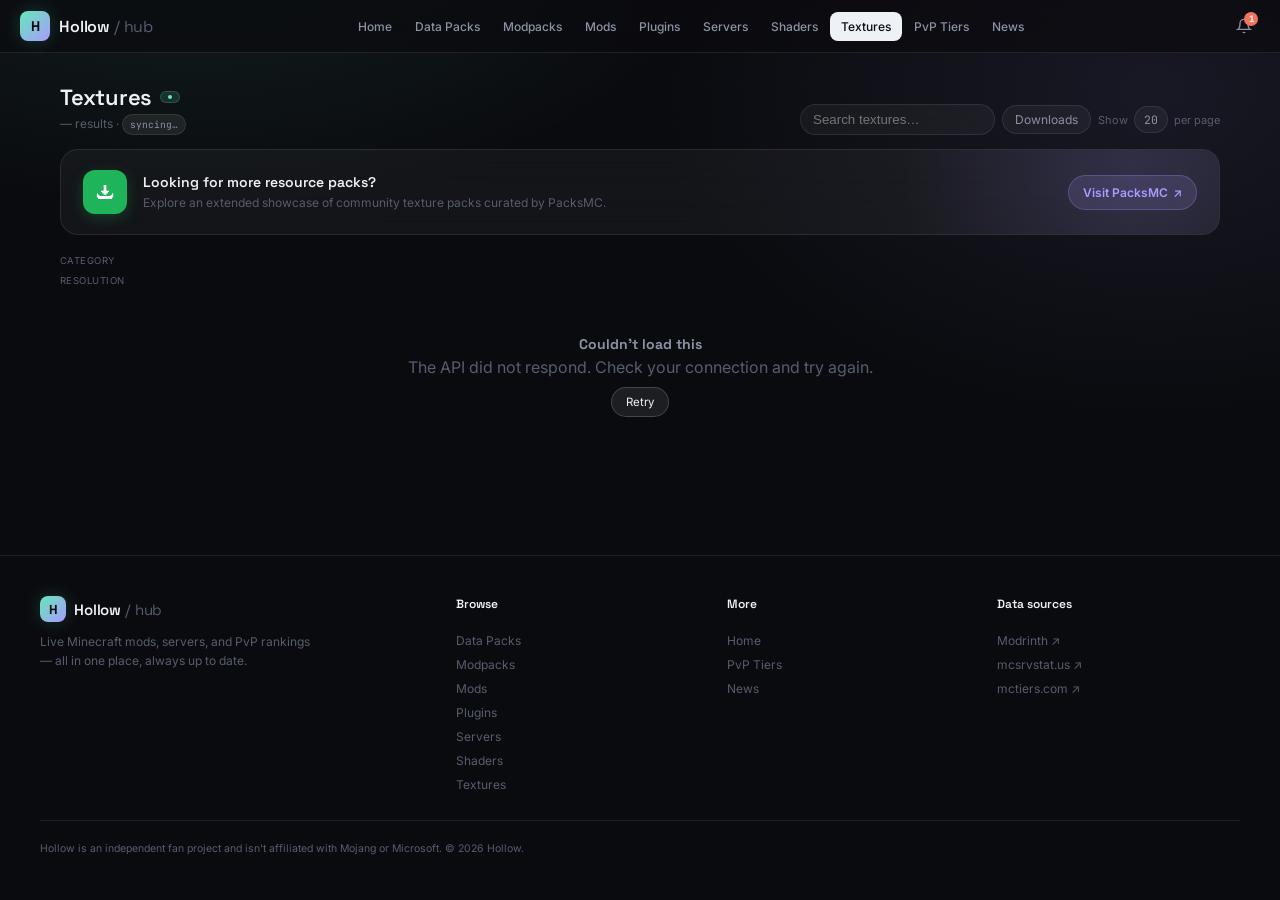
<file: textures.html>
<!DOCTYPE html>
<html lang="en">
<head>
<meta charset="UTF-8">
<meta name="viewport" content="width=device-width, initial-scale=1.0, maximum-scale=5.0">
<title>Textures — Hollow</title>
<link rel="icon" href="assets/icons/favicon.svg" type="image/svg+xml">
<link rel="icon" href="assets/icons/favicon-32.png" sizes="32x32" type="image/png">
<link rel="icon" href="favicon.ico" sizes="48x48">
<link rel="apple-touch-icon" href="assets/icons/favicon-180.png">
<meta name="description" content="Hollow — live Minecraft mods, modpacks, data packs, plugins, textures, shaders, server status, PvP tiers and news.">
<link rel="preconnect" href="https://fonts.googleapis.com">
<link href="https://fonts.googleapis.com/css2?family=Space+Grotesk:wght@400;500;600;700&family=Inter:wght@400;500;600;700&family=JetBrains+Mono:wght@400;500;600&display=swap" rel="stylesheet">
<link rel="stylesheet" href="assets/style.css">
</head>
<body>
<div class="bg-net"></div>
<header>
  <button class="mobile-menu-btn" id="mobile-menu-btn" onclick="toggleMobileDrawer()" aria-label="Open menu"><svg width="18" height="18" viewBox="0 0 24 24" fill="none" stroke="currentColor" stroke-width="2" stroke-linecap="round"><path d="M3 6h18M3 12h18M3 18h18"/></svg></button>
  <a class="brand" href="home.html" style="display:flex;text-decoration:none"><div class="brand-mark">H</div><div class="brand-name">Hollow <span>/ hub</span></div></a>
  <nav class="primary" id="main-nav">
    <a href="home.html">Home</a>
    <a href="datapacks.html">Data Packs</a>
    <a href="modpacks.html">Modpacks</a>
    <a href="mods.html">Mods</a>
    <a href="plugins.html">Plugins</a>
    <a href="servers.html">Servers</a>
    <a href="shaders.html">Shaders</a>
    <a href="textures.html">Textures</a>
    <a href="tiers.html">PvP Tiers</a>
    <a href="news.html">News</a>
  </nav>
  <div class="header-right">
    
    <div class="notif-wrap">
      <button class="notif-btn" id="notif-btn" onclick="toggleNotifPanel(event)" aria-label="Notifications"><svg width="16" height="16" viewBox="0 0 24 24" fill="none" stroke="currentColor" stroke-width="2"><path d="M18 8A6 6 0 0 0 6 8c0 7-3 9-3 9h18s-3-2-3-9"/><path d="M13.73 21a2 2 0 0 1-3.46 0"/></svg><span class="notif-badge" id="notif-badge" style="display:none">0</span></button>
      <div class="notif-panel" id="notif-panel">
        <div class="notif-head"><b>Notifications</b><div class="notif-actions"><button onclick="markAllReadNotifs()">Mark all read</button><button onclick="clearAllNotifs()">Clear</button></div></div>
        <div class="notif-list" id="notif-list"></div>
      </div>
    </div>
  </div>
</header>

<div class="mobile-drawer-overlay" id="mobile-drawer-overlay" onclick="closeMobileDrawer()"></div>
<div class="mobile-drawer" id="mobile-drawer" aria-hidden="true">
  <div class="mobile-drawer-head"><span>Browse</span><button onclick="closeMobileDrawer()" aria-label="Close menu">✕</button></div>
  <nav class="mobile-drawer-nav" id="mobile-drawer-nav"></nav>
</div>

<section class="section" style="padding-top:30px">
  <div class="section-head">
    <div>
      <div class="section-title">Textures <span class="live-badge"><span class="dot-pulse" style="width:4px;height:4px"></span></span></div>
      <div class="section-desc"><span id="textures-count">—</span> results &middot; <span class="sync-badge" id="textures-sync">syncing…</span></div>
    </div>
    <div class="toolbar">
      <input class="inline-search glass" id="textures-search" placeholder="Search textures…" autocomplete="off">
      <select class="sortsel" id="textures-sort">
        <option value="downloads">Downloads</option>
        <option value="relevance">Relevance</option>
        <option value="follows">Follows</option>
        <option value="newest">Newest</option>
        <option value="updated">Updated</option>
      </select>
      <div class="pagesize-ctl" id="textures-pagesize"></div>
    </div>
  </div>
  
  <a class="packsmc-banner glass" href="https://packsmc.com/showcase" target="_blank" rel="noopener">
    <div class="pmc-icon"><img src="assets/icons/packsmc-mark.png" alt="PacksMC" width="22" height="22"></div>
    <div class="pmc-copy">
      <div class="pmc-title">Looking for more resource packs?</div>
      <div class="pmc-text">Explore an extended showcase of community texture packs curated by PacksMC.</div>
    </div>
    <div class="pmc-go">Visit PacksMC <span>↗</span></div>
  </a>

  <div class="filter-row" id="textures-filters"><span class="label">Category</span></div>
  <div class="filter-row" id="textures-res-filters"><span class="label">Resolution</span></div>
  <div class="grid" id="textures-grid"></div>
  <div class="pagination-wrap" id="textures-pagination"></div>
</section>
<footer>
  <div class="foot-grid">
    <div class="foot-brand">
      <div style="display:flex;align-items:center;gap:8px;margin-bottom:10px"><div class="brand-mark" style="width:26px;height:26px;font-size:13px">H</div><div class="brand-name" style="font-size:15px">Hollow <span>/ hub</span></div></div>
      <p>Live Minecraft mods, servers, and PvP rankings — all in one place, always up to date.</p>
    </div>
    <div class="foot-col">
      <div class="foot-col-title">Browse</div>
      <a href="datapacks.html">Data Packs</a>
      <a href="modpacks.html">Modpacks</a>
      <a href="mods.html">Mods</a>
      <a href="plugins.html">Plugins</a>
      <a href="servers.html">Servers</a>
      <a href="shaders.html">Shaders</a>
      <a href="textures.html">Textures</a>
    </div>
    <div class="foot-col">
      <div class="foot-col-title">More</div>
      <a href="home.html">Home</a>
      <a href="tiers.html">PvP Tiers</a>
      <a href="news.html">News</a>
    </div>
    <div class="foot-col">
      <div class="foot-col-title">Data sources</div>
      <a href="https://modrinth.com" target="_blank" rel="noopener">Modrinth ↗</a>
      <a href="https://mcsrvstat.us" target="_blank" rel="noopener">mcsrvstat.us ↗</a>
      <a href="https://mctiers.com" target="_blank" rel="noopener">mctiers.com ↗</a>
    </div>
  </div>
  <div class="foot-bottom">
    <div class="foot-text">Hollow is an independent fan project and isn't affiliated with Mojang or Microsoft. &copy; <span id="foot-year"></span> Hollow.</div>
  </div>
</footer>
<div id="toast-wrap"></div>
<div class="modal-overlay" id="modal-overlay"><div class="modal glass"><button class="modal-close" onclick="closeModal()">✕</button><div class="modal-body-pad" id="modal-body"></div></div></div>


<script src="assets/core.js"></script>
<script src="assets/project.js"></script>
<script src="assets/listing.js"></script>
<script>
const params = new URLSearchParams(location.search);
if(params.get('q')) document.getElementById('textures-search').value = params.get('q');
initListing({type:'textures', pt:'resourcepack', hasResolution:true, label:'texture packs'});
</script>
</body>
</html>
</file>
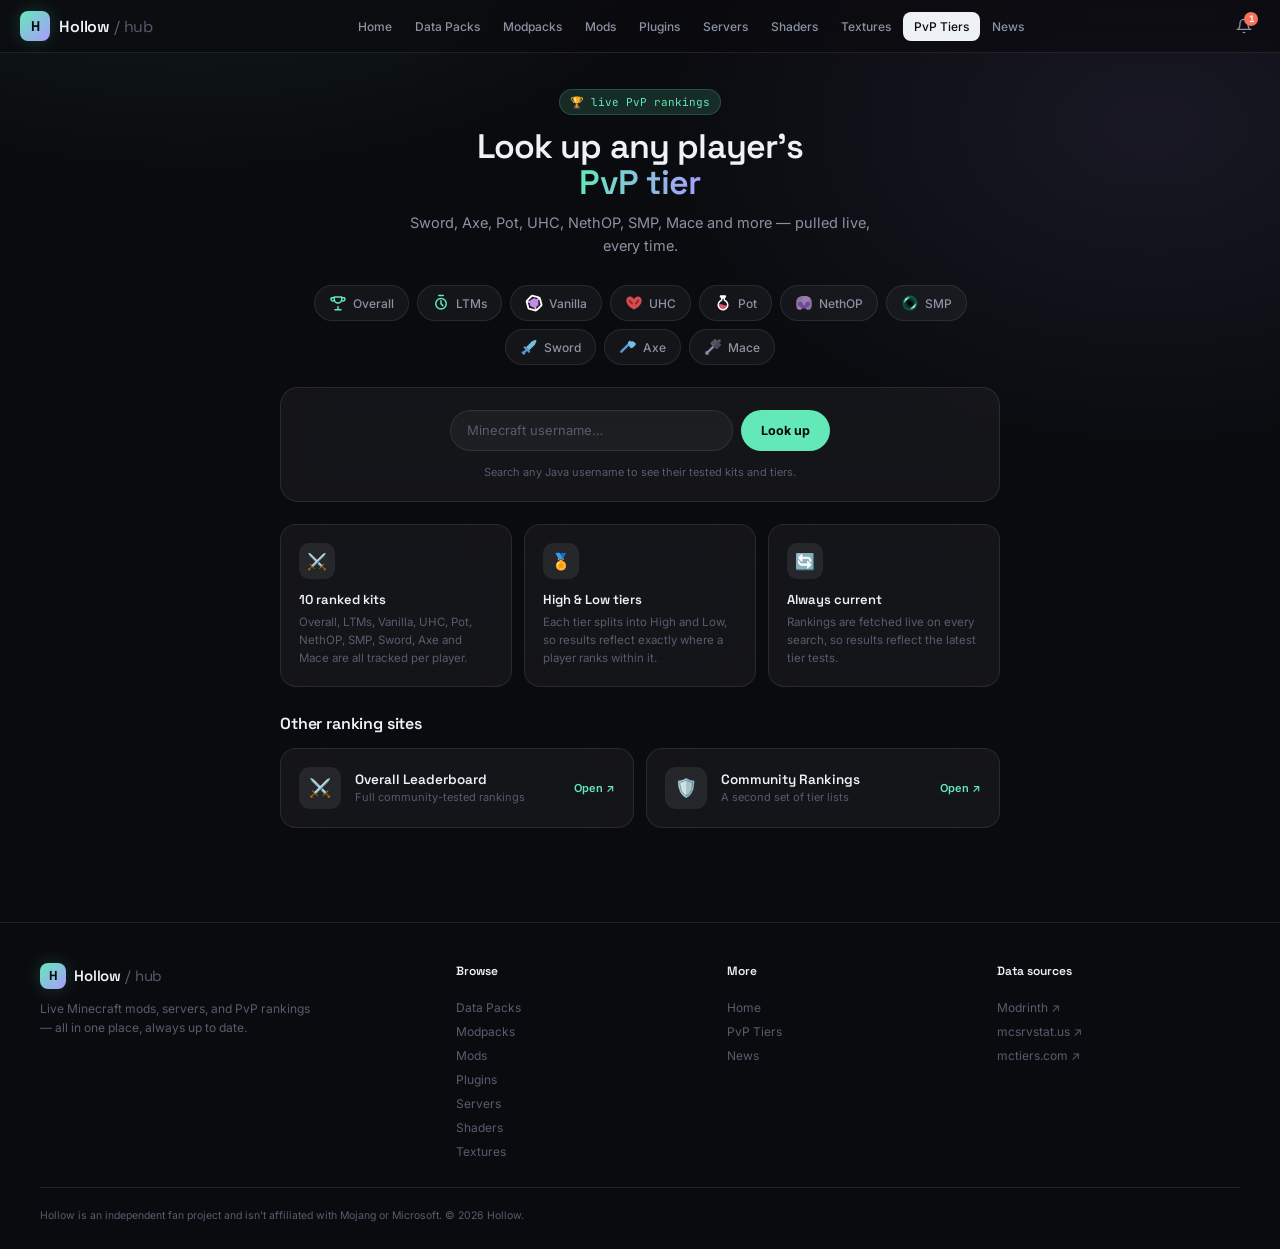
<file: tiers.html>
<!DOCTYPE html>
<html lang="en">
<head>
<meta charset="UTF-8">
<meta name="viewport" content="width=device-width, initial-scale=1.0, maximum-scale=5.0">
<title>PvP Tiers — Hollow</title>
<link rel="icon" href="assets/icons/favicon.svg" type="image/svg+xml">
<link rel="icon" href="assets/icons/favicon-32.png" sizes="32x32" type="image/png">
<link rel="icon" href="favicon.ico" sizes="48x48">
<link rel="apple-touch-icon" href="assets/icons/favicon-180.png">
<meta name="description" content="Hollow — live Minecraft mods, modpacks, data packs, plugins, textures, shaders, server status, PvP tiers and news.">
<link rel="preconnect" href="https://fonts.googleapis.com">
<link href="https://fonts.googleapis.com/css2?family=Space+Grotesk:wght@400;500;600;700&family=Inter:wght@400;500;600;700&family=JetBrains+Mono:wght@400;500;600&display=swap" rel="stylesheet">
<link rel="stylesheet" href="assets/style.css">
</head>
<body>
<div class="bg-net"></div>
<header>
  <button class="mobile-menu-btn" id="mobile-menu-btn" onclick="toggleMobileDrawer()" aria-label="Open menu"><svg width="18" height="18" viewBox="0 0 24 24" fill="none" stroke="currentColor" stroke-width="2" stroke-linecap="round"><path d="M3 6h18M3 12h18M3 18h18"/></svg></button>
  <a class="brand" href="home.html" style="display:flex;text-decoration:none"><div class="brand-mark">H</div><div class="brand-name">Hollow <span>/ hub</span></div></a>
  <nav class="primary" id="main-nav">
    <a href="home.html">Home</a>
    <a href="datapacks.html">Data Packs</a>
    <a href="modpacks.html">Modpacks</a>
    <a href="mods.html">Mods</a>
    <a href="plugins.html">Plugins</a>
    <a href="servers.html">Servers</a>
    <a href="shaders.html">Shaders</a>
    <a href="textures.html">Textures</a>
    <a href="tiers.html">PvP Tiers</a>
    <a href="news.html">News</a>
  </nav>
  <div class="header-right">
    
    <div class="notif-wrap">
      <button class="notif-btn" id="notif-btn" onclick="toggleNotifPanel(event)" aria-label="Notifications"><svg width="16" height="16" viewBox="0 0 24 24" fill="none" stroke="currentColor" stroke-width="2"><path d="M18 8A6 6 0 0 0 6 8c0 7-3 9-3 9h18s-3-2-3-9"/><path d="M13.73 21a2 2 0 0 1-3.46 0"/></svg><span class="notif-badge" id="notif-badge" style="display:none">0</span></button>
      <div class="notif-panel" id="notif-panel">
        <div class="notif-head"><b>Notifications</b><div class="notif-actions"><button onclick="markAllReadNotifs()">Mark all read</button><button onclick="clearAllNotifs()">Clear</button></div></div>
        <div class="notif-list" id="notif-list"></div>
      </div>
    </div>
  </div>
</header>

<div class="mobile-drawer-overlay" id="mobile-drawer-overlay" onclick="closeMobileDrawer()"></div>
<div class="mobile-drawer" id="mobile-drawer" aria-hidden="true">
  <div class="mobile-drawer-head"><span>Browse</span><button onclick="closeMobileDrawer()" aria-label="Close menu">✕</button></div>
  <nav class="mobile-drawer-nav" id="mobile-drawer-nav"></nav>
</div>

<section class="section" style="padding-top:36px;max-width:760px;margin-left:auto;margin-right:auto">
  <div style="text-align:center;margin-bottom:28px">
    <div class="eyebrow" style="margin-bottom:14px">🏆 live PvP rankings</div>
    <h1 class="headline" style="font-size:34px;margin-bottom:10px">Look up any player's<br><span class="grad">PvP tier</span></h1>
    <p class="sub" style="max-width:480px;margin:0 auto">Sword, Axe, Pot, UHC, NethOP, SMP, Mace and more — pulled live, every time.</p>
  </div>

  <div class="kit-cat-row" id="kit-cat-row"></div>

  <div class="lookup-box glass">
    <div class="lookup-row"><input type="text" id="mct-username" placeholder="Minecraft username…" autocomplete="off"><button id="mct-lookup-btn">Look up</button></div>
    <div id="mct-result" style="display:none"></div>
    <div id="mct-hint" class="tiers-hint">Search any Java username to see their tested kits and tiers.</div>
  </div>

  <div class="tiers-info-grid">
    <div class="tiers-info-card glass">
      <div class="tic-icon">⚔️</div>
      <div class="tic-title">10 ranked kits</div>
      <div class="tic-desc">Overall, LTMs, Vanilla, UHC, Pot, NethOP, SMP, Sword, Axe and Mace are all tracked per player.</div>
    </div>
    <div class="tiers-info-card glass">
      <div class="tic-icon">🏅</div>
      <div class="tic-title">High &amp; Low tiers</div>
      <div class="tic-desc">Each tier splits into High and Low, so results reflect exactly where a player ranks within it.</div>
    </div>
    <div class="tiers-info-card glass">
      <div class="tic-icon">🔄</div>
      <div class="tic-title">Always current</div>
      <div class="tic-desc">Rankings are fetched live on every search, so results reflect the latest tier tests.</div>
    </div>
  </div>

  <div class="section-head" style="margin-top:8px"><div class="section-title" style="font-size:16px">Other ranking sites</div></div>
  <div class="source-grid">
    <a class="source-card glass" href="https://mctiers.com/rankings/overall" target="_blank" rel="noopener">
      <div class="src-icon">⚔️</div>
      <div class="src-body"><div class="src-title">Overall Leaderboard</div><div class="src-desc">Full community-tested rankings</div></div>
      <div class="src-go">Open ↗</div>
    </a>
    <a class="source-card glass" href="https://pvptiers.com/" target="_blank" rel="noopener">
      <div class="src-icon">🛡️</div>
      <div class="src-body"><div class="src-title">Community Rankings</div><div class="src-desc">A second set of tier lists</div></div>
      <div class="src-go">Open ↗</div>
    </a>
  </div>
</section>
<footer>
  <div class="foot-grid">
    <div class="foot-brand">
      <div style="display:flex;align-items:center;gap:8px;margin-bottom:10px"><div class="brand-mark" style="width:26px;height:26px;font-size:13px">H</div><div class="brand-name" style="font-size:15px">Hollow <span>/ hub</span></div></div>
      <p>Live Minecraft mods, servers, and PvP rankings — all in one place, always up to date.</p>
    </div>
    <div class="foot-col">
      <div class="foot-col-title">Browse</div>
      <a href="datapacks.html">Data Packs</a>
      <a href="modpacks.html">Modpacks</a>
      <a href="mods.html">Mods</a>
      <a href="plugins.html">Plugins</a>
      <a href="servers.html">Servers</a>
      <a href="shaders.html">Shaders</a>
      <a href="textures.html">Textures</a>
    </div>
    <div class="foot-col">
      <div class="foot-col-title">More</div>
      <a href="home.html">Home</a>
      <a href="tiers.html">PvP Tiers</a>
      <a href="news.html">News</a>
    </div>
    <div class="foot-col">
      <div class="foot-col-title">Data sources</div>
      <a href="https://modrinth.com" target="_blank" rel="noopener">Modrinth ↗</a>
      <a href="https://mcsrvstat.us" target="_blank" rel="noopener">mcsrvstat.us ↗</a>
      <a href="https://mctiers.com" target="_blank" rel="noopener">mctiers.com ↗</a>
    </div>
  </div>
  <div class="foot-bottom">
    <div class="foot-text">Hollow is an independent fan project and isn't affiliated with Mojang or Microsoft. &copy; <span id="foot-year"></span> Hollow.</div>
  </div>
</footer>
<div id="toast-wrap"></div>

<script src="assets/core.js"></script>
<script src="assets/tiers.js"></script>
</body>
</html>
</file>
<file: assets/style.css>
:root{--void:#0a0b0f;--glass:rgba(255,255,255,0.045);--glass-hi:rgba(255,255,255,0.08);--border:rgba(255,255,255,0.09);--border-hi:rgba(255,255,255,0.18);--text:#eef1f6;--text-dim:#8b92a4;--text-faint:#565d6e;--mint:#63e8b8;--mint-dim:rgba(99,232,184,0.14);--violet:#ab9bff;--violet-dim:rgba(171,155,255,0.14);--amber:#f7c56b;--red:#f2725c;--radius:18px;--ease:cubic-bezier(.16,1,.3,1);color-scheme:dark}
*{box-sizing:border-box;margin:0;padding:0}html{scroll-behavior:smooth}
/* FIX: typed text was invisible in search inputs — browsers default form
   controls to light-mode text unless color-scheme is declared, which fought
   with our explicit color. This, plus explicit caret-color and autofill
   overrides below, makes typed text reliably visible everywhere. */
input,select,textarea{color:var(--text);caret-color:var(--mint);color-scheme:dark}
input:-webkit-autofill,input:-webkit-autofill:hover,input:-webkit-autofill:focus{-webkit-text-fill-color:var(--text)!important;transition:background-color 9999s ease-in-out 0s}
body{background:radial-gradient(ellipse 900px 500px at 15% -10%,rgba(99,232,184,.1),transparent 60%),radial-gradient(ellipse 900px 600px at 90% 10%,rgba(171,155,255,.09),transparent 55%),var(--void);color:var(--text);font-family:'Inter',sans-serif;min-height:100vh;overflow-x:hidden}
::selection{background:var(--mint-dim);color:var(--mint)}
::-webkit-scrollbar{width:8px}::-webkit-scrollbar-track{background:transparent}::-webkit-scrollbar-thumb{background:rgba(255,255,255,.12);border-radius:10px}
a{color:inherit;text-decoration:none}button{font-family:inherit;cursor:pointer;border:none;background:none;color:inherit}:focus-visible{outline:2px solid var(--mint);outline-offset:2px;border-radius:6px}
.mono{font-family:'JetBrains Mono',monospace}img{display:block}
.bg-net{position:fixed;inset:0;z-index:0;pointer-events:none;opacity:.3;background-image:linear-gradient(rgba(255,255,255,.03) 1px,transparent 1px),linear-gradient(90deg,rgba(255,255,255,.03) 1px,transparent 1px);background-size:40px 40px;mask-image:radial-gradient(ellipse 80% 50% at 50% 0%,black 20%,transparent 70%)}
.glass{background:var(--glass);border:1px solid var(--border);backdrop-filter:blur(20px);-webkit-backdrop-filter:blur(20px)}
header{position:sticky;top:0;z-index:50;display:flex;align-items:center;justify-content:space-between;padding:10px 20px;background:rgba(10,11,15,.7);border-bottom:1px solid var(--border);backdrop-filter:blur(18px);-webkit-backdrop-filter:blur(18px);gap:10px}
.brand{display:flex;align-items:center;gap:9px;flex-shrink:0}.brand-mark{width:30px;height:30px;border-radius:8px;background:linear-gradient(135deg,var(--mint),var(--violet));display:flex;align-items:center;justify-content:center;font-family:'Space Grotesk';font-weight:700;color:#08090c;font-size:14px;box-shadow:0 0 18px rgba(99,232,184,.2)}.brand-name{font-family:'Space Grotesk';font-weight:600;font-size:16px;letter-spacing:-.01em;white-space:nowrap}.brand-name span{color:var(--text-faint);font-weight:400}
nav.primary{display:flex;align-items:center;gap:1px;overflow-x:auto;-webkit-overflow-scrolling:touch;scrollbar-width:none;flex:1;justify-content:center}nav.primary::-webkit-scrollbar{display:none}nav.primary a{padding:7px 11px;border-radius:8px;font-size:12px;font-weight:500;color:var(--text-dim);transition:all .2s var(--ease);white-space:nowrap;flex-shrink:0;display:inline-block}nav.primary a:hover{color:var(--text);background:var(--glass-hi)}nav.primary a.active{color:var(--void);background:var(--text)}

.mobile-menu-btn{display:none;width:36px;height:36px;border-radius:10px;align-items:center;justify-content:center;color:var(--text);background:var(--glass);border:1px solid var(--border);flex-shrink:0}
.mobile-drawer-overlay{display:none;position:fixed;inset:0;background:rgba(5,6,9,.6);backdrop-filter:blur(3px);z-index:98;opacity:0;transition:opacity .25s var(--ease)}
.mobile-drawer{position:fixed;top:0;left:0;bottom:0;width:78vw;max-width:300px;background:#0d0e13;border-right:1px solid var(--border);z-index:99;transform:translateX(-105%);transition:transform .3s var(--ease);display:flex;flex-direction:column;padding:16px 12px;overflow-y:auto}
.mobile-drawer-head{display:flex;align-items:center;justify-content:space-between;padding:6px 8px 16px;margin-bottom:6px;border-bottom:1px solid var(--border)}
.mobile-drawer-head span{font-family:'Space Grotesk';font-weight:600;font-size:13px;color:var(--text-faint);text-transform:uppercase;letter-spacing:.05em}
.mobile-drawer-head button{width:30px;height:30px;border-radius:8px;background:var(--glass);color:var(--text-dim);display:flex;align-items:center;justify-content:center;font-size:13px}
.mobile-drawer-nav{display:flex;flex-direction:column;gap:2px}
.mobile-drawer-nav a{display:flex;align-items:center;gap:12px;padding:13px 12px;border-radius:12px;color:var(--text-dim);font-size:14.5px;font-weight:500;transition:all .15s var(--ease)}
.mobile-drawer-nav a:active,.mobile-drawer-nav a:hover{background:var(--glass-hi);color:var(--text)}
.mobile-drawer-nav a.active{background:var(--mint-dim);color:var(--mint)}
.mdn-icon{font-size:16px;width:22px;text-align:center;flex-shrink:0}
body.drawer-open{overflow:hidden}
body.drawer-open .mobile-drawer-overlay{display:block;opacity:1}
body.drawer-open .mobile-drawer{transform:translateX(0)}
@media(max-width:760px){
  .mobile-menu-btn{display:flex}
  nav.primary{display:none}
}
.header-right{display:flex;align-items:center;gap:10px;flex-shrink:0}.live-chip{display:flex;align-items:center;gap:5px;padding:5px 10px;border-radius:100px;font-size:10.5px;color:var(--text-dim)}.dot-pulse{width:6px;height:6px;border-radius:50%;background:var(--mint);animation:pulse 2s infinite}.dot-pulse.grey{background:var(--text-faint);animation:none}
@keyframes pulse{0%{box-shadow:0 0 0 0 rgba(99,232,184,.5)}70%{box-shadow:0 0 0 6px rgba(99,232,184,0)}100%{box-shadow:0 0 0 0 rgba(99,232,184,0)}}
.hero{position:relative;z-index:1;max-width:1200px;margin:0 auto;padding:50px 20px 30px;display:grid;grid-template-columns:1.1fr .9fr;gap:36px;align-items:center}
.eyebrow{display:inline-flex;align-items:center;gap:6px;font-size:11px;color:var(--mint);font-family:'JetBrains Mono';padding:5px 10px;border-radius:100px;border:1px solid rgba(99,232,184,.2);background:var(--mint-dim);margin-bottom:18px}
h1.headline{font-family:'Space Grotesk';font-weight:600;font-size:46px;line-height:1.06;letter-spacing:-.025em;margin-bottom:16px}h1.headline .grad{background:linear-gradient(100deg,var(--mint),var(--violet));-webkit-background-clip:text;background-clip:text;color:transparent}
.sub{font-size:14.5px;color:var(--text-dim);line-height:1.6;max-width:480px;margin-bottom:22px}.sub b{color:var(--text);font-weight:600}
.search-bar{display:flex;align-items:center;gap:8px;padding:5px 5px 5px 15px;border-radius:100px;max-width:480px}.search-bar:focus-within{border-color:var(--border-hi)}.search-bar input{flex:1;background:none;border:none;color:var(--text)!important;font-size:13.5px;padding:8px 0;font-family:'Inter'}.search-bar input::placeholder{color:var(--text-faint)}.search-bar button{background:var(--text);color:var(--void);font-weight:600;font-size:12.5px;padding:9px 16px;border-radius:100px;transition:transform .2s var(--ease),opacity .2s}.search-bar button:hover{transform:scale(1.03);opacity:.92}
.hero-stats{display:flex;gap:22px;margin-top:22px;flex-wrap:wrap}.hstat .n{font-family:'JetBrains Mono';font-size:22px;font-weight:600;min-height:28px}.hstat .l{font-size:11px;color:var(--text-faint);margin-top:2px}.hstat .n.mint{color:var(--mint)}.hstat .n.violet{color:var(--violet)}
.pulse-panel{border-radius:18px;padding:18px;position:relative;overflow:hidden}.pulse-panel::before{content:'';position:absolute;inset:-40% -40% auto auto;width:70%;height:70%;background:radial-gradient(circle,rgba(99,232,184,.14),transparent 70%);pointer-events:none}
.pulse-head{display:flex;align-items:center;justify-content:space-between;margin-bottom:12px;position:relative}.pulse-head .t{font-size:10.5px;color:var(--text-dim);font-family:'JetBrains Mono'}
.pulse-rows{display:flex;flex-direction:column;gap:8px;position:relative;min-height:180px}
.prow{display:flex;align-items:center;justify-content:space-between;padding:9px 11px;border-radius:10px;background:rgba(255,255,255,.03);border:1px solid rgba(255,255,255,.05)}.prow-l{display:flex;align-items:center;gap:8px;min-width:0}.prow-l img{width:22px;height:22px;border-radius:5px;flex-shrink:0;image-rendering:pixelated}.prow-name{font-size:12px;font-weight:500;white-space:nowrap;overflow:hidden;text-overflow:ellipsis;max-width:120px}.prow-region{font-size:9.5px;color:var(--text-faint)}.prow-r{display:flex;align-items:center;gap:8px;flex-shrink:0}
.ping-tag{font-family:'JetBrains Mono';font-size:10.5px;padding:2px 6px;border-radius:5px}.ping-good{color:var(--mint);background:var(--mint-dim)}.ping-ok{color:var(--amber);background:rgba(247,197,107,.12)}.ping-bad{color:var(--red);background:rgba(242,114,92,.12)}.players-tag{font-family:'JetBrains Mono';font-size:11px;color:var(--text-dim)}
.section{max-width:1200px;margin:0 auto;padding:14px 20px 70px;position:relative;z-index:1}
.section-head{display:flex;align-items:flex-end;justify-content:space-between;margin-bottom:14px;flex-wrap:wrap;gap:12px}
.section-title{font-family:'Space Grotesk';font-weight:600;font-size:22px;letter-spacing:-.01em;display:flex;align-items:center;gap:8px}.section-desc{font-size:12px;color:var(--text-faint);margin-top:3px}
.live-badge{display:inline-flex;align-items:center;gap:4px;font-size:9.5px;font-family:'JetBrains Mono';padding:3px 7px;border-radius:100px;color:var(--mint);background:var(--mint-dim);border:1px solid rgba(99,232,184,.2);vertical-align:middle}
.sync-badge{display:inline-flex;align-items:center;gap:4px;font-size:9.5px;font-family:'JetBrains Mono';padding:3px 7px;border-radius:100px;color:var(--text-dim);background:var(--glass-hi);border:1px solid var(--border);vertical-align:middle}
.popular-tag{display:inline-flex;align-items:center;gap:3px;font-size:9px;font-family:'JetBrains Mono';padding:2px 6px;border-radius:100px;color:var(--amber);background:rgba(247,197,107,.1);border:1px solid rgba(247,197,107,.2);vertical-align:middle}
.tier-tag{font-family:'JetBrains Mono';font-size:10px;padding:3px 8px;border-radius:6px;font-weight:600}
.tier-s{color:#ff7eb3;background:rgba(255,126,179,.12);border:1px solid rgba(255,126,179,.25)}
.tier-a{color:#ff6b6b;background:rgba(255,107,107,.1);border:1px solid rgba(255,107,107,.2)}
.tier-b{color:var(--amber);background:rgba(247,197,107,.1);border:1px solid rgba(247,197,107,.2)}
.tier-c{color:#74b9ff;background:rgba(116,185,255,.1);border:1px solid rgba(116,185,255,.2)}
.tier-d{color:var(--text-faint);background:rgba(255,255,255,.05);border:1px solid rgba(255,255,255,.08)}
.toolbar{display:flex;align-items:center;gap:7px;flex-wrap:wrap}
.chip{padding:6px 12px;border-radius:100px;font-size:12px;color:var(--text-dim);background:var(--glass);border:1px solid var(--border);transition:all .2s var(--ease)}.chip:hover{color:var(--text);border-color:var(--border-hi)}.chip.active{background:var(--text);color:var(--void);border-color:var(--text);font-weight:600}.chip.small{padding:5px 9px;font-size:10.5px}.chip:disabled{opacity:.5;cursor:default}
select.sortsel{padding:6px 12px;border-radius:100px;font-size:12px;color:var(--text-dim);background:var(--glass);border:1px solid var(--border);appearance:none;font-family:'Inter';cursor:pointer}
.filter-row{display:flex;align-items:center;gap:7px;flex-wrap:wrap;margin-bottom:9px}.filter-row .label{font-size:9.5px;color:var(--text-faint);text-transform:uppercase;letter-spacing:.05em;margin-right:2px}
.inline-search{display:flex;align-items:center;gap:6px;padding:7px 12px;border-radius:100px;flex:1;min-width:160px;max-width:300px}.inline-search input{flex:1;background:none;border:none;color:var(--text)!important;font-size:12.5px;font-family:'Inter';min-width:0}.inline-search input::placeholder{color:var(--text-faint)}
.grid{display:grid;grid-template-columns:repeat(3,1fr);gap:14px}
.card{border-radius:var(--radius);overflow:hidden;position:relative;transition:transform .3s var(--ease),border-color .3s var(--ease),background .3s var(--ease);cursor:pointer;display:flex;flex-direction:column;animation:cardIn .4s var(--ease) backwards}.card:hover{transform:translateY(-3px);border-color:var(--border-hi);background:var(--glass-hi)}
@keyframes cardIn{from{opacity:0;transform:translateY(10px)}to{opacity:1;transform:translateY(0)}}
.grid .card:nth-child(n){animation-delay:calc(var(--i,0)*.03s)}
@media(prefers-reduced-motion:reduce){.card,.lb-row{animation:none}}
.card-slider{position:relative;width:100%;aspect-ratio:16/10;overflow:hidden;background:rgba(255,255,255,.03)}.card-slides{display:flex;width:100%;height:100%;transition:transform .5s var(--ease)}.card-slides img{width:100%;height:100%;object-fit:cover;flex-shrink:0}
.card-slide-empty{width:100%;height:100%;display:flex;align-items:center;justify-content:center;color:var(--text-faint);font-size:11px;flex-direction:column;gap:6px;background:linear-gradient(135deg,rgba(99,232,184,.06),rgba(171,155,255,.06))}
.card-slide-empty .cse-icon{font-size:22px;opacity:.7}
.card-slide-empty .cse-label{font-size:9.5px;text-transform:uppercase;letter-spacing:.06em;color:var(--text-faint)}
.video-badge{position:absolute;top:50%;left:50%;transform:translate(-50%,-50%);width:38px;height:38px;border-radius:50%;background:rgba(8,9,12,.6);backdrop-filter:blur(4px);color:#fff;display:flex;align-items:center;justify-content:center;font-size:13px;padding-left:2px;pointer-events:none}
.card-dots{position:absolute;bottom:7px;left:50%;transform:translateX(-50%);display:flex;gap:3px;z-index:3}.card-dots button{width:5px;height:5px;border-radius:50%;background:rgba(255,255,255,.3);transition:all .2s var(--ease)}.card-dots button.active{background:#fff;width:12px;border-radius:3px}
.card-nav{position:absolute;top:50%;transform:translateY(-50%);width:24px;height:24px;border-radius:50%;background:rgba(8,9,12,.6);backdrop-filter:blur(4px);display:flex;align-items:center;justify-content:center;color:#fff;opacity:0;transition:opacity .2s;z-index:3;font-size:14px}.card-slider:hover .card-nav{opacity:1}.card-nav.prev{left:6px}.card-nav.next{right:6px}
.card-body{padding:14px 16px 16px;display:flex;flex-direction:column;flex:1}
.card-top{display:flex;gap:10px;align-items:flex-start;margin-bottom:8px}.card-icon{width:40px;height:40px;border-radius:10px;flex-shrink:0;display:flex;align-items:center;justify-content:center;font-size:15px;font-family:'Space Grotesk';font-weight:600;overflow:hidden;background:rgba(255,255,255,.05);position:absolute;top:8px;left:8px;z-index:4;border:2px solid rgba(0,0,0,.4)}.card-icon img{width:100%;height:100%;object-fit:cover}
.card-name{font-family:'Space Grotesk';font-weight:600;font-size:14px;letter-spacing:-.01em;margin-bottom:2px;line-height:1.25;display:flex;align-items:center;gap:5px;flex-wrap:wrap}.card-author{font-size:11px;color:var(--text-faint)}
.card-desc{font-size:11.5px;color:var(--text-dim);line-height:1.5;margin-bottom:10px;flex:1;display:-webkit-box;-webkit-line-clamp:2;-webkit-box-orient:vertical;overflow:hidden}
.card-tags{display:flex;gap:4px;flex-wrap:wrap;margin-bottom:10px}.tag{font-size:9.5px;padding:3px 7px;border-radius:100px;background:rgba(255,255,255,.05);color:var(--text-dim);border:1px solid var(--border);text-transform:capitalize}
.card-foot{display:flex;align-items:center;justify-content:space-between;padding-top:10px;border-top:1px solid var(--border)}.card-stat{display:flex;align-items:center;gap:4px;font-size:11px;color:var(--text-dim)}.card-stat b{color:var(--text);font-family:'JetBrains Mono';font-weight:500}
.dl-btn{padding:6px 12px;border-radius:8px;background:var(--mint-dim);color:var(--mint);font-size:11px;font-weight:600;transition:all .2s var(--ease);flex-shrink:0;display:flex;align-items:center;gap:4px}.dl-btn:hover{background:var(--mint);color:#08090c}
.skeleton-card{border-radius:var(--radius);padding:16px}.skel{background:linear-gradient(90deg,rgba(255,255,255,.04) 25%,rgba(255,255,255,.08) 37%,rgba(255,255,255,.04) 63%);background-size:400% 100%;animation:shimmer 1.6s ease infinite;border-radius:6px}@keyframes shimmer{0%{background-position:100% 0}100%{background-position:-100% 0}}.skel-img{width:100%;aspect-ratio:16/10;border-radius:var(--radius) var(--radius) 0 0}
.error-state,.empty{text-align:center;padding:40px 16px;color:var(--text-faint);grid-column:1/-1}.error-state b,.empty b{display:block;color:var(--text-dim);font-family:'Space Grotesk';font-size:14px;margin-bottom:4px}.retry-btn{margin-top:10px;padding:7px 14px;border-radius:100px;background:var(--glass-hi);border:1px solid var(--border-hi);font-size:11.5px;color:var(--text);display:inline-block}.retry-btn:hover{border-color:var(--mint);color:var(--mint)}
.servers-grid{display:grid;grid-template-columns:repeat(2,1fr);gap:14px}
.server-card{border-radius:var(--radius);padding:18px;position:relative;overflow:hidden}
.sc-top{display:flex;justify-content:space-between;align-items:flex-start;margin-bottom:12px;gap:8px}.sc-name-row{display:flex;align-items:center;gap:7px;flex-wrap:wrap}.sc-icon{width:30px;height:30px;border-radius:7px;flex-shrink:0;background:rgba(255,255,255,.05);overflow:hidden;image-rendering:pixelated}.sc-icon img{width:100%;height:100%;object-fit:cover}.sc-name{font-family:'Space Grotesk';font-weight:600;font-size:14.5px}
.status-dot{width:7px;height:7px;border-radius:50%;background:var(--mint);animation:pulse 2s infinite;flex-shrink:0}.status-dot.off{background:var(--text-faint);animation:none;box-shadow:none}
.sc-meta{font-size:10.5px;color:var(--text-faint);margin-top:2px}.sc-sync{font-size:9.5px;color:var(--text-faint);font-family:'JetBrains Mono';text-align:right;flex-shrink:0}
.sc-metrics{display:grid;grid-template-columns:repeat(3,1fr);gap:8px;margin-bottom:10px}.metric-box{background:rgba(255,255,255,.03);border:1px solid rgba(255,255,255,.05);border-radius:10px;padding:9px 10px}.metric-label{font-size:9px;color:var(--text-faint);text-transform:uppercase;letter-spacing:.04em;margin-bottom:3px}.metric-value{font-family:'JetBrains Mono';font-size:14px;font-weight:600;display:flex;align-items:baseline;gap:3px}.metric-value small{font-size:9.5px;color:var(--text-faint);font-weight:400}
.players-bar-wrap{margin-bottom:9px}.players-bar-labels{display:flex;justify-content:space-between;font-size:9.5px;color:var(--text-faint);margin-bottom:4px}.players-bar{height:5px;border-radius:100px;background:rgba(255,255,255,.05);overflow:hidden}.players-bar-fill{height:100%;border-radius:100px;background:linear-gradient(90deg,var(--mint),var(--violet));transition:width .6s var(--ease)}
.motd-line{font-size:11px;color:var(--text-dim);background:rgba(255,255,255,.03);border:1px solid rgba(255,255,255,.05);border-radius:8px;padding:7px 10px;margin-bottom:10px;font-family:'JetBrains Mono';overflow:hidden;text-overflow:ellipsis;white-space:nowrap}
.sc-foot{display:flex;gap:6px}.ip-copy{flex:1;display:flex;align-items:center;justify-content:space-between;gap:6px;padding:8px 11px;border-radius:8px;background:rgba(255,255,255,.03);border:1px solid var(--border);font-family:'JetBrains Mono';font-size:11px;color:var(--text-dim);overflow:hidden}.ip-copy span{overflow:hidden;text-overflow:ellipsis;white-space:nowrap}.ip-copy button{color:var(--mint);font-weight:600;font-size:10.5px;flex-shrink:0}
.server-card.offline{opacity:.5}
.sc-players{margin-bottom:9px}.sc-players-head{font-size:9px;color:var(--text-faint);text-transform:uppercase;letter-spacing:.04em;margin-bottom:4px}.sc-players-list{display:flex;flex-wrap:wrap;gap:3px;max-height:100px;overflow-y:auto}.sc-player-chip{display:inline-flex;align-items:center;gap:3px;padding:3px 6px;border-radius:6px;background:rgba(255,255,255,.04);border:1px solid rgba(255,255,255,.05);font-size:10px;color:var(--text-dim)}.sc-player-chip img{width:12px;height:12px;border-radius:2px;image-rendering:pixelated}.sc-no-players{font-size:10px;color:var(--text-faint);font-style:italic}
.sc-flag{font-size:15px;line-height:1}
.sc-flag-img{border-radius:2px;flex-shrink:0;box-shadow:0 0 0 1px rgba(255,255,255,.08)}
.server-card{cursor:pointer}
.server-card .ip-copy button,.server-card select{cursor:default}
.custom-server-box{border-radius:var(--radius);padding:18px;margin-bottom:18px}.csb-head{font-family:'Space Grotesk';font-weight:600;font-size:13.5px;margin-bottom:9px;display:flex;align-items:center;gap:6px;color:var(--text-dim)}.csb-head svg{color:var(--mint)}.csb-row{display:flex;gap:7px}.csb-row input{flex:1;padding:9px 14px;border-radius:100px;background:rgba(255,255,255,.04);border:1px solid var(--border);color:var(--text)!important;font-size:12.5px;font-family:'JetBrains Mono'}.csb-row input::placeholder{color:var(--text-faint);font-family:'Inter'}.csb-row input:focus{outline:none;border-color:var(--border-hi)}.csb-row button{padding:9px 16px;border-radius:100px;background:var(--text);color:var(--void);font-weight:600;font-size:12px;transition:transform .2s var(--ease),opacity .2s}.csb-row button:hover{transform:scale(1.03);opacity:.92}.csb-result{margin-top:10px}
.pagination-wrap{display:flex;justify-content:center;align-items:center;gap:4px;margin-top:22px;padding-bottom:6px;flex-wrap:wrap}.pg-btn{min-width:34px;height:34px;border-radius:8px;display:inline-flex;align-items:center;justify-content:center;font-size:12px;font-family:'JetBrains Mono';color:var(--text-dim);background:var(--glass);border:1px solid var(--border);transition:all .2s var(--ease);padding:0 3px}.pg-btn:hover:not(:disabled){color:var(--text);border-color:var(--border-hi);background:var(--glass-hi)}.pg-btn.active{background:var(--text);color:var(--void);border-color:var(--text);font-weight:600}.pg-btn:disabled{opacity:.25;cursor:not-allowed}.pg-ellipsis{color:var(--text-faint);font-size:11px;padding:0 2px;user-select:none}
.ver-selectors{display:flex;gap:8px;flex-wrap:wrap;margin-bottom:14px}.ver-selectors select{flex:1;min-width:120px;padding:8px 12px;border-radius:10px;background:rgba(255,255,255,.04);border:1px solid var(--border);color:var(--text-dim)!important;font-size:12px;font-family:'Inter';appearance:none;cursor:pointer}.ver-selectors select:focus{outline:none;border-color:var(--border-hi)}.ver-selectors select option{background:var(--void);color:var(--text)}
.ver-list{display:flex;flex-direction:column;gap:6px;max-height:300px;overflow-y:auto;padding-right:2px}.ver-row{display:flex;align-items:center;justify-content:space-between;gap:9px;padding:10px 12px;border-radius:10px;background:rgba(255,255,255,.03);border:1px solid rgba(255,255,255,.05);transition:border-color .2s}.ver-row:hover{border-color:var(--border-hi)}.ver-info{flex:1;min-width:0}.ver-num{font-family:'JetBrains Mono';font-size:12px;font-weight:500;margin-bottom:2px}.ver-meta{font-size:10px;color:var(--text-faint)}
.ver-dl-btn{padding:6px 13px;border-radius:8px;background:var(--mint-dim);color:var(--mint);font-size:11px;font-weight:600;transition:all .2s var(--ease);flex-shrink:0;text-decoration:none;display:inline-flex;align-items:center;justify-content:center;gap:4px;cursor:pointer;min-width:88px}.ver-dl-btn:hover{background:var(--mint);color:#08090c}.ver-dl-btn.busy{pointer-events:none}.ver-dl-btn.pulsing{animation:dlPulse 1.1s ease-in-out infinite}
@keyframes dlPulse{0%,100%{opacity:1}50%{opacity:.55}}
.ver-loading,.ver-empty{text-align:center;padding:24px 12px;color:var(--text-faint)}.ver-empty b{display:block;color:var(--text-dim);font-family:'Space Grotesk';font-size:12.5px;margin-bottom:3px}
.ver-spinner{width:20px;height:20px;border:2px solid rgba(255,255,255,.07);border-top-color:var(--mint);border-radius:50%;animation:spin .7s linear infinite;margin:0 auto 6px}@keyframes spin{to{transform:rotate(360deg)}}
footer{border-top:1px solid var(--border);padding:40px 24px 24px;position:relative;z-index:1}
.foot-grid{display:grid;grid-template-columns:1.6fr 1fr 1fr 1fr;gap:28px;max-width:1200px;margin:0 auto 28px}
.foot-brand p{font-size:12px;color:var(--text-faint);line-height:1.6;max-width:280px}
.foot-col-title{font-family:'Space Grotesk';font-weight:600;font-size:12px;color:var(--text);margin-bottom:12px}
.foot-col{display:flex;flex-direction:column;gap:9px}
.foot-col a{font-size:12px;color:var(--text-faint);transition:color .2s var(--ease);width:fit-content}
.foot-col a:hover{color:var(--mint)}
.foot-bottom{max-width:1200px;margin:0 auto;padding-top:20px;border-top:1px solid var(--border)}
.foot-text{font-size:10.5px;color:var(--text-faint);line-height:1.6}
@media(max-width:760px){.foot-grid{grid-template-columns:1fr 1fr;gap:24px 16px}.foot-brand{grid-column:1/-1}}
#toast-wrap{position:fixed;bottom:20px;left:50%;transform:translateX(-50%);z-index:200;display:flex;flex-direction:column;gap:8px;align-items:center;pointer-events:none}.toast{padding:11px 16px;border-radius:100px;font-size:12.5px;font-weight:500;display:flex;align-items:center;gap:7px;animation:toastIn .3s var(--ease);box-shadow:0 8px 32px rgba(0,0,0,.5);pointer-events:auto;background:rgba(20,21,26,.92);border:1px solid var(--border)}@keyframes toastIn{from{opacity:0;transform:translateY(10px)}to{opacity:1;transform:translateY(0)}}.toast.fade{animation:toastOut .3s var(--ease) forwards}@keyframes toastOut{to{opacity:0;transform:translateY(6px)}}
.modal-overlay{position:fixed;inset:0;z-index:150;background:rgba(6,7,10,.7);backdrop-filter:blur(5px);display:none;align-items:center;justify-content:center;padding:20px}.modal-overlay.open{display:flex}
.modal{width:100%;max-width:580px;border-radius:18px;padding:0;position:relative;max-height:86vh;overflow-y:auto;animation:modalIn .3s var(--ease)}@keyframes modalIn{from{opacity:0;transform:translateY(14px) scale(.98)}to{opacity:1;transform:translateY(0) scale(1)}}
.modal-close{position:absolute;top:12px;right:12px;width:28px;height:28px;border-radius:8px;background:rgba(8,9,12,.6);backdrop-filter:blur(5px);display:flex;align-items:center;justify-content:center;color:#fff;z-index:5}.modal-close:hover{color:var(--mint)}
.modal-gallery{width:100%;aspect-ratio:16/9;position:relative;overflow:hidden;background:rgba(255,255,255,.03)}.modal-body-pad{padding:22px}

.proj-gallery{margin-bottom:20px}
.pg-viewport{position:relative;width:100%;aspect-ratio:16/9;border-radius:var(--radius);overflow:hidden;background:rgba(255,255,255,.03)}
.pg-slide{position:absolute;inset:0;opacity:0;transition:opacity .35s var(--ease);pointer-events:none}
.pg-slide.active{opacity:1;pointer-events:auto}
.pg-slide img{width:100%;height:100%;object-fit:cover}
.pg-nav{position:absolute;top:50%;transform:translateY(-50%);width:34px;height:34px;border-radius:50%;background:rgba(10,11,15,.55);backdrop-filter:blur(6px);color:#fff;font-size:19px;display:flex;align-items:center;justify-content:center;transition:background .2s var(--ease),transform .2s var(--ease);z-index:2}
.pg-nav:hover{background:rgba(10,11,15,.8);transform:translateY(-50%) scale(1.08)}
.pg-prev{left:12px}.pg-next{right:12px}
.pg-counter{position:absolute;bottom:12px;right:12px;padding:4px 10px;border-radius:100px;background:rgba(10,11,15,.6);backdrop-filter:blur(6px);color:#fff;font-size:10.5px;font-family:'JetBrains Mono';z-index:2}
.pg-dots{display:flex;gap:6px;justify-content:center;margin-top:10px}
.pg-dot{width:6px;height:6px;border-radius:50%;background:var(--border-hi);transition:all .2s var(--ease)}
.pg-dot.active{background:var(--mint);width:18px;border-radius:4px}

.proj-meta-grid{display:grid;grid-template-columns:repeat(3,1fr);gap:10px;margin-bottom:18px}
.pm-item{padding:11px 12px;border-radius:12px;background:rgba(255,255,255,.03);border:1px solid var(--border)}
.pm-label{font-size:9.5px;text-transform:uppercase;letter-spacing:.05em;color:var(--text-faint);margin-bottom:4px}
.pm-val{font-size:12.5px;font-weight:500;color:var(--text);word-break:break-word}
@media(max-width:600px){.proj-meta-grid{grid-template-columns:repeat(2,1fr)}}
.tier-section{margin-bottom:28px}.tier-grid{display:grid;grid-template-columns:repeat(auto-fill,minmax(280px,1fr));gap:12px}.tier-head{display:flex;align-items:center;gap:8px;margin-bottom:10px}.tier-count{font-size:11px;color:var(--text-faint);font-family:'JetBrains Mono'}
.tier-legend{display:flex;gap:8px;flex-wrap:wrap;margin-bottom:20px}
.info-banner{display:flex;gap:10px;align-items:flex-start;padding:12px 14px;border-radius:12px;background:var(--violet-dim);border:1px solid rgba(171,155,255,.2);font-size:11.5px;color:var(--text-dim);line-height:1.5;margin-bottom:18px}.info-banner b{color:var(--text)}
/* ---------- notification bell ---------- */
.notif-wrap{position:relative}
.notif-btn{width:32px;height:32px;border-radius:9px;display:flex;align-items:center;justify-content:center;color:var(--text-dim);position:relative;transition:all .2s var(--ease)}
.notif-btn:hover{color:var(--text);background:var(--glass-hi)}
.notif-badge{position:absolute;top:2px;right:2px;min-width:14px;height:14px;border-radius:100px;background:var(--red);color:#fff;font-size:9px;font-weight:700;display:flex;align-items:center;justify-content:center;padding:0 3px;font-family:'JetBrains Mono';line-height:1}
.notif-panel{position:absolute;top:calc(100% + 10px);right:0;width:340px;max-width:90vw;border-radius:16px;overflow:hidden;z-index:100;display:none;animation:modalIn .2s var(--ease);background:#101217;border:1px solid var(--border);box-shadow:0 20px 50px rgba(0,0,0,.55)}
.notif-panel.open{display:block}
.notif-head{display:flex;align-items:center;justify-content:space-between;padding:12px 14px;border-bottom:1px solid var(--border)}
.notif-head b{font-family:'Space Grotesk';font-size:13px}
.notif-actions{display:flex;gap:6px}
.notif-actions button{font-size:10px;color:var(--text-dim);padding:4px 8px;border-radius:100px;background:var(--glass-hi);transition:all .2s}
.notif-actions button:hover{color:var(--text);border-color:var(--border-hi)}
.notif-list{max-height:360px;overflow-y:auto}
.notif-item{display:flex;gap:10px;padding:11px 14px;border-bottom:1px solid rgba(255,255,255,.04);font-size:12px;line-height:1.45;transition:background .15s}
.notif-item:hover{background:rgba(255,255,255,.02)}
.notif-item.unread{background:rgba(99,232,184,.05)}
.notif-item .n-dot{width:6px;height:6px;border-radius:50%;background:var(--mint);flex-shrink:0;margin-top:5px}
.notif-item.read .n-dot{background:transparent}
.notif-item .n-body b{color:var(--text)}
.notif-item .n-time{font-size:9.5px;color:var(--text-faint);font-family:'JetBrains Mono';margin-top:2px}
.notif-empty{padding:36px 16px;text-align:center;color:var(--text-faint);font-size:12px}

/* ---------- page-size control ---------- */
.pagesize-ctl{display:flex;align-items:center;gap:6px;font-size:11px;color:var(--text-faint)}
.pagesize-ctl select{padding:5px 9px;border-radius:100px;font-size:11.5px;color:var(--text-dim);background:var(--glass);border:1px solid var(--border);appearance:none;font-family:'JetBrains Mono';cursor:pointer}

/* ---------- offline toggle on servers page ---------- */
.offline-toggle{display:flex;align-items:center;gap:7px;font-size:11.5px;color:var(--text-dim);padding:6px 12px;border-radius:100px;background:var(--glass);border:1px solid var(--border);cursor:pointer;user-select:none}
.offline-toggle:hover{border-color:var(--border-hi)}
.offline-toggle input{accent-color:var(--mint)}

/* ---------- compact external-link banner (e.g. textures page) ---------- */
.packsmc-banner{display:flex;align-items:center;gap:16px;padding:20px 22px;border-radius:var(--radius);margin-bottom:20px;transition:all .25s var(--ease);position:relative;overflow:hidden}
.packsmc-banner::before{content:'';position:absolute;inset:-60% -20% auto auto;width:55%;height:180%;background:radial-gradient(circle,rgba(171,155,255,.14),transparent 70%);pointer-events:none}
.packsmc-banner:hover{border-color:var(--border-hi);background:var(--glass-hi);transform:translateY(-2px)}
.packsmc-banner .pmc-icon{width:44px;height:44px;border-radius:12px;background:#1fb35a;border:1px solid rgba(31,179,90,.4);display:flex;align-items:center;justify-content:center;font-size:19px;flex-shrink:0;position:relative;box-shadow:0 4px 14px rgba(31,179,90,.25)}
.packsmc-banner .pmc-icon img{width:22px;height:22px;display:block}
.packsmc-banner .pmc-copy{flex:1;min-width:0;position:relative}
.packsmc-banner .pmc-title{font-family:'Space Grotesk';font-weight:600;font-size:14px;color:var(--text);margin-bottom:3px}
.packsmc-banner .pmc-text{font-size:12px;color:var(--text-faint);line-height:1.5}
.packsmc-banner .pmc-go{font-size:12px;color:var(--violet);font-weight:600;flex-shrink:0;display:flex;align-items:center;gap:5px;padding:9px 14px;border-radius:100px;background:var(--violet-dim);border:1px solid rgba(171,155,255,.25);white-space:nowrap;position:relative}
@media(max-width:600px){.packsmc-banner{flex-wrap:wrap}.packsmc-banner .pmc-go{width:100%;justify-content:center}}
.source-card{border-radius:16px;padding:18px;display:flex;align-items:center;gap:14px;transition:all .2s var(--ease)}
.source-card:hover{border-color:var(--border-hi);transform:translateY(-2px)}
.source-card .src-icon{width:42px;height:42px;border-radius:11px;background:var(--glass-hi);display:flex;align-items:center;justify-content:center;font-size:18px;flex-shrink:0}
.source-card .src-body{flex:1;min-width:0}
.source-card .src-title{font-family:'Space Grotesk';font-weight:600;font-size:13.5px;margin-bottom:2px}
.source-card .src-desc{font-size:11px;color:var(--text-faint);line-height:1.4}
.source-card .src-go{font-size:11px;color:var(--mint);font-weight:600;flex-shrink:0}
.source-grid{display:grid;grid-template-columns:repeat(auto-fit,minmax(240px,1fr));gap:12px;margin-bottom:24px}

/* ---------- PvP tiers: kit tabs + player lookup ---------- */
.kit-tabs{display:flex;gap:6px;flex-wrap:wrap;margin-bottom:18px}
.kit-tab{display:flex;align-items:center;gap:6px;padding:8px 14px;border-radius:100px;font-size:12px;color:var(--text-dim);background:var(--glass);border:1px solid var(--border);transition:all .2s var(--ease)}
.kit-tab img{width:16px;height:16px}
.kit-tab:hover{color:var(--text);border-color:var(--border-hi)}
.kit-tab.active{background:var(--text);color:var(--void);border-color:var(--text);font-weight:600}
.lookup-box{border-radius:var(--radius);padding:22px;margin-bottom:22px;text-align:center}
.lookup-box .lb-title{font-family:'Space Grotesk';font-weight:600;font-size:16px;margin-bottom:6px}
.lookup-box .lb-desc{font-size:12px;color:var(--text-faint);margin-bottom:16px;max-width:480px;margin-left:auto;margin-right:auto;line-height:1.5}
.tiers-hint{font-size:11px;color:var(--text-faint);margin-top:14px}
.tiers-info-grid{display:grid;grid-template-columns:repeat(3,1fr);gap:12px;margin-bottom:26px}
.tiers-info-card{border-radius:16px;padding:18px}
.tiers-info-card .tic-icon{width:36px;height:36px;border-radius:10px;background:var(--glass-hi);display:flex;align-items:center;justify-content:center;font-size:16px;margin-bottom:12px}
.tiers-info-card .tic-title{font-family:'Space Grotesk';font-weight:600;font-size:13px;margin-bottom:6px}
.tiers-info-card .tic-desc{font-size:11.5px;color:var(--text-faint);line-height:1.55}
@media(max-width:600px){.tiers-info-grid{grid-template-columns:1fr}}
.kit-cat-row{display:flex;flex-wrap:wrap;gap:8px;justify-content:center;margin-bottom:22px}
.kit-cat-chip{display:inline-flex;align-items:center;gap:6px;padding:8px 14px;border-radius:100px;font-size:12px;font-weight:500;color:var(--text-dim);background:var(--glass);border:1px solid var(--border);transition:all .2s var(--ease)}
.kit-cat-chip:hover{color:var(--text);border-color:var(--border-hi);background:var(--glass-hi);transform:translateY(-1px)}
.kit-cat-chip .kcc-icon{display:flex;color:var(--mint)}
.lookup-row{display:flex;gap:8px;max-width:380px;margin:0 auto}
.lookup-row input{flex:1;padding:11px 16px;border-radius:100px;background:rgba(255,255,255,.04);border:1px solid var(--border);color:var(--text);font-size:13px;font-family:'JetBrains Mono'}
.lookup-row input::placeholder{color:var(--text-faint);font-family:'Inter'}
.lookup-row button{padding:11px 20px;border-radius:100px;background:var(--mint);color:#08090c;font-weight:700;font-size:12.5px;transition:transform .2s var(--ease),opacity .2s}
.lookup-row button:hover{transform:scale(1.03)}
.player-result{margin-top:22px;text-align:left;animation:fadeUp .35s var(--ease)}
@keyframes fadeUp{from{opacity:0;transform:translateY(10px)}to{opacity:1;transform:translateY(0)}}
.player-head{display:flex;align-items:center;gap:12px;margin-bottom:16px}
.player-head img{width:48px;height:48px;border-radius:10px;image-rendering:pixelated}
.player-head .p-name{font-family:'Space Grotesk';font-weight:600;font-size:16px}
.player-head .namemc-link{margin-left:auto;flex-shrink:0}
.player-position{display:flex;align-items:center;gap:8px;padding:10px 14px;border-radius:12px;background:var(--mint-dim);border:1px solid rgba(99,232,184,.2);margin-bottom:16px;font-size:12.5px}
.player-position .pp-icon{font-size:14px}
.player-position .pp-label{font-weight:600;color:var(--text)}
.player-position .pp-val{margin-left:auto;color:var(--mint);font-family:'JetBrains Mono';font-size:11.5px}
.tier-board{display:flex;flex-wrap:wrap;gap:10px 6px;justify-content:center;padding:6px 0}
.tier-cell{display:flex;flex-direction:column;align-items:center;gap:6px;width:76px}
.tier-cell.retired{opacity:.45}
.tier-cell .tc-icon-ring{width:44px;height:44px;border-radius:50%;border:2px solid var(--border);background:rgba(255,255,255,.04);display:flex;align-items:center;justify-content:center;transition:transform .2s var(--ease)}
.tier-cell:hover .tc-icon-ring{transform:translateY(-2px) scale(1.05)}
.tier-cell .tc-code{font-family:'JetBrains Mono';font-weight:700;font-size:10.5px;padding:2px 7px;border-radius:6px}
.tier-cell .tc-label{font-size:9px;color:var(--text-faint);text-transform:uppercase;letter-spacing:.04em;text-align:center}

@media(max-width:920px){.hero{grid-template-columns:1fr}h1.headline{font-size:32px}.grid{grid-template-columns:repeat(2,1fr)}.servers-grid{grid-template-columns:1fr}.tier-grid{grid-template-columns:1fr}nav.primary{justify-content:flex-start;padding:0 4px}}
@media(max-width:600px){.grid{grid-template-columns:repeat(2,1fr);gap:9px}.header-right .live-chip{display:none}header{padding:8px 12px}.hero{padding:24px 12px}.section{padding:10px 12px 50px}.ver-selectors{flex-direction:column}.card-dots{display:none}.card-nav{display:none}.notif-panel{position:fixed;top:56px;right:8px;left:8px;width:auto}.lookup-row{flex-direction:column}.csb-row{flex-wrap:wrap}.csb-row input{min-width:0;width:100%}.csb-row button{width:100%}.servers-grid{grid-template-columns:1fr}.sc-metrics{grid-template-columns:repeat(3,1fr)}.source-grid{grid-template-columns:1fr}.tier-cell{width:64px}.tier-cell .tc-icon-ring{width:38px;height:38px}.hero-stats{gap:14px}.section-head{align-items:flex-start}
  .card-icon{width:30px;height:30px;font-size:12px;top:6px;left:6px;border-radius:8px}
  .card-body{padding:9px 10px 10px}
  .card-name{font-size:12px;gap:3px}
  .card-author{font-size:9px}
  .card-desc{font-size:10px;-webkit-line-clamp:2;margin-bottom:7px}
  .card-tags{gap:3px;margin-bottom:7px}
  .card-tags .tag{font-size:7.5px;padding:2px 5px}
  .card-foot{padding-top:7px}
  .card-stat{font-size:9.5px;gap:2px}
  .dl-btn{padding:5px 8px;font-size:9.5px;gap:2px}
  .dl-btn svg{width:11px;height:11px}
  .modal-overlay{padding:0}
  .modal{max-width:100%;height:100%;max-height:100%;border-radius:0}
  .modal-body-pad{padding:18px 16px 28px}
  .modal-close{top:10px;right:10px}
  .pg-nav{width:30px;height:30px;font-size:16px}
  .proj-meta-grid{gap:8px}
  .player-head{flex-wrap:wrap}
  .player-head .namemc-link{margin-left:0}
}
@media(max-width:400px){.brand-name{font-size:14px}.brand-mark{width:26px;height:26px}nav.primary a{padding:6px 9px;font-size:11.5px}}
@media(prefers-reduced-motion:reduce){*{animation-duration:0.001ms!important;animation-iteration-count:1!important;transition-duration:0.001ms!important}}
</file>
